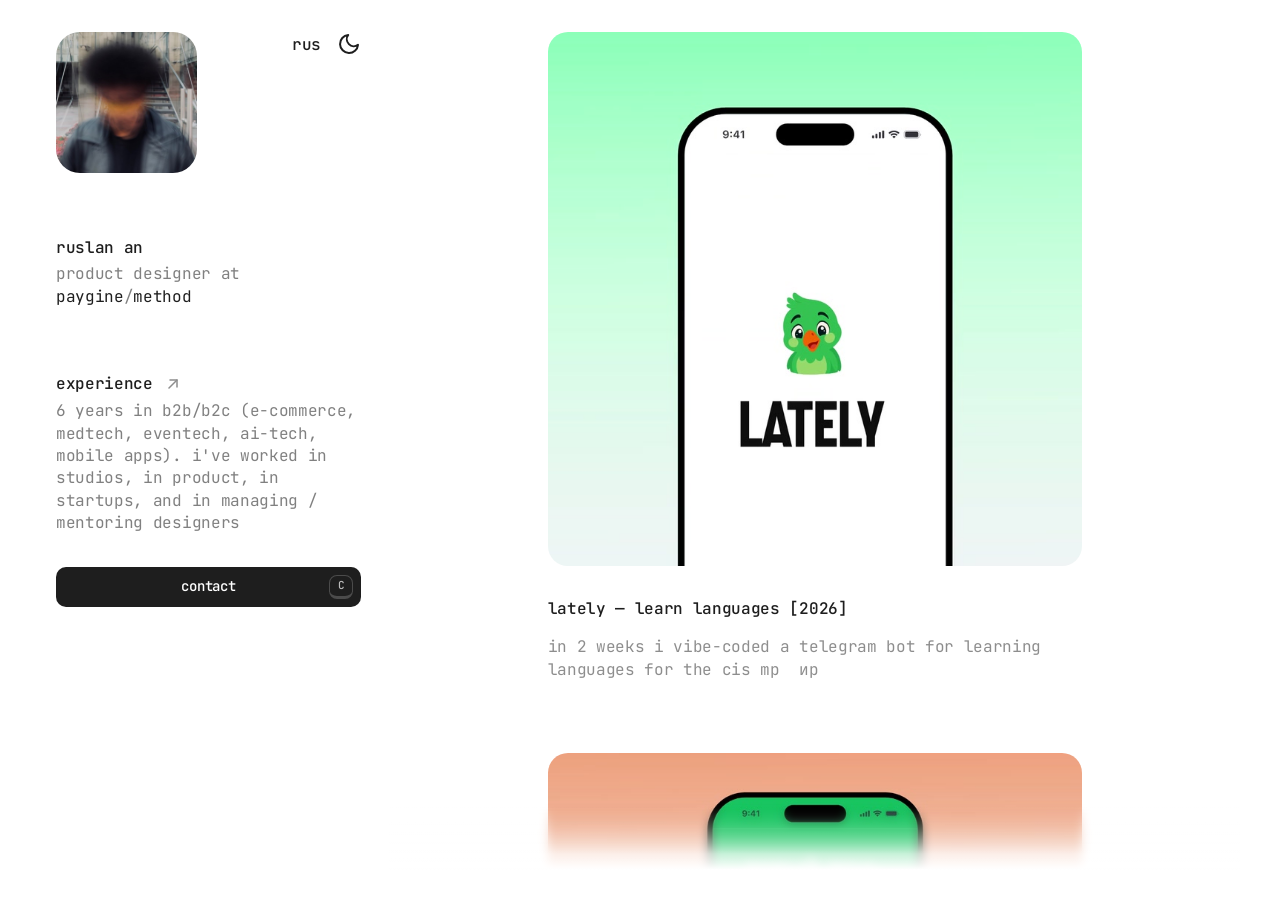
<file: index.html>
<!doctype html>
<html lang="ru">
<head>
  <meta charset="utf-8" />
  <meta name="viewport" content="width=device-width, initial-scale=1" />
  <title>ruslan an — product designer</title>
  <meta name="description" content="product designer at paygine/method. 6 years in B2B/B2C: ux research and data-driven interface design." />
  <meta property="og:type" content="website" />
  <meta property="og:site_name" content="ruslan an" />
  <meta property="og:title" content="ruslan an — product designer" />
  <meta property="og:description" content="product designer at paygine/method. 6 years in B2B/B2C: ux research and data-driven interface design." />
  <meta property="og:url" content="https://antwentythree.site/" />
  <meta property="og:image" content="https://antwentythree.site/assets/og/og-default.jpg" />
  <meta property="og:image:type" content="image/jpeg" />
  <meta property="og:image:width" content="1200" />
  <meta property="og:image:height" content="630" />
  <meta property="og:image:alt" content="ruslan an — product designer" />
  <meta name="twitter:card" content="summary_large_image" />
  <meta name="twitter:title" content="ruslan an — product designer" />
  <meta name="twitter:description" content="product designer at paygine/method. 6 years in B2B/B2C: ux research and data-driven interface design." />
  <meta name="twitter:image" content="https://antwentythree.site/assets/og/og-default.jpg" />
  <link rel="icon" href="assets/img/1DFH9G4M8G8WKBAH5VSBCNGBVE.jpg" />
  <script>try{var t=localStorage.getItem('theme');document.documentElement.setAttribute('data-theme',t==='dark'?'dark':'light');}catch(e){}</script>
  <!-- лоудер при входе временно отключён: чтобы вернуть, верните скрипт, который добавляет html.loading (код лоудера остался в js/app.js) -->
  <link rel="preconnect" href="https://fonts.googleapis.com" />
  <link rel="preconnect" href="https://fonts.gstatic.com" crossorigin />
  <link href="https://fonts.googleapis.com/css2?family=JetBrains+Mono:wght@400;500&display=swap" rel="stylesheet" />
  <link rel="stylesheet" href="css/styles.css?v=1795758015" />
</head>
<body>
  <a id="top"></a>
  <div class="site">
    <div class="main-grid">

      <!-- ============ SIDEBAR ============ -->
      <aside class="card sidebar">
        <div class="stack gap-16 full">
          <div class="full" style="display:flex;align-items:flex-start;justify-content:space-between;gap:16px">
            <img class="avatar avatar--light" src="assets/img/1DFH9G4M8G8WKBAH5VSBCNGBVE.jpg" alt="Руслан Ан" /><img class="avatar avatar--dark" src="assets/img/avatar-dark.jpg" alt="Руслан Ан" />
            <div class="controls">
              <button class="lang-btn" type="button" aria-label="Сменить язык">eng</button>
              <button class="theme-btn" type="button" aria-label="Сменить тему">
                <svg class="icon i-moon" viewBox="0 0 24 24" fill="none" aria-hidden="true"><path d="M21 12.79A9 9 0 1 1 11.21 3 7 7 0 0 0 21 12.79z" stroke="currentColor" stroke-width="2" stroke-linecap="round" stroke-linejoin="round"/></svg>
                <svg class="icon i-sun" viewBox="0 0 24 24" fill="none" aria-hidden="true"><circle cx="12" cy="12" r="4" stroke="currentColor" stroke-width="2"/><path d="M12 2v2M12 20v2M2 12h2M20 12h2M4.9 4.9l1.4 1.4M17.7 17.7l1.4 1.4M19.1 4.9l-1.4 1.4M6.3 17.7l-1.4 1.4" stroke="currentColor" stroke-width="2" stroke-linecap="round"/></svg>
              </button>
            </div>
          </div>

          <div class="stack gap-16 full">
            <div class="stack gap-1 full">
              <div class="label" data-en="ruslan an">руслан ан</div>
              <div class="role" data-en="<span class='muted-56'>product designer at</span> <a class='co-link' href='https://paygine.ru/' target='_blank' rel='noopener'>paygine</a><span class='muted-56'>/</span><a class='co-link' href='https://methodpay.ru/' target='_blank' rel='noopener'>method</a>"><span class="muted-56">продуктовый дизайнер в</span> <a class="co-link" href="https://paygine.ru/" target="_blank" rel="noopener">paygine</a><span class="muted-56">/</span><a class="co-link" href="https://methodpay.ru/" target="_blank" rel="noopener">method</a></div>
            </div>

            <div class="stack gap-1 full">
              <a class="inline-link" href="about.html">
                <span class="label" data-en="experience">опыт</span>
                <svg class="icon" viewBox="0 0 24 24" fill="none" xmlns="http://www.w3.org/2000/svg" aria-hidden="true">
                  <path d="M8 16 16 8" stroke="currentColor" stroke-width="1.5" stroke-linecap="round"/>
                  <path d="M9 8h7v7" stroke="currentColor" stroke-width="1.5" stroke-linecap="round" stroke-linejoin="round"/>
                </svg>
              </a>
              <div class="muted-56" data-en="6 years in B2B/B2C (e-commerce, medtech, eventech, AI-tech, mobile apps). i've worked in studios, in product, in startups, and in managing / mentoring designers">6 лет в B2B/B2C (e-commerce, medtech, eventech, AI-tech, мобильные приложения) имею опыт работы в студиях, продукте, стартапах и управлении/обучении дизайнеров</div>
            </div>
          </div>
        </div>

        <div class="sidebar-links">
          <button class="contact-btn" type="button" data-contact aria-haspopup="dialog" aria-expanded="false"><span data-en="contact">связаться</span><kbd class="contact-kbd" aria-hidden="true">c</kbd></button>
        </div>
      </aside>

      <!-- ============ FEED ============ -->
      <main class="card feed">
        <div class="feed-inner">

          <!-- 4. lately -->
          <a class="work" href="https://t.me/lately_test_bot" target="_blank" rel="noopener">
            <div class="work-thumb"><video src="assets/video/lately.mp4?v=1795272677" poster="assets/video/lately-poster.jpg?v=1795272677" autoplay muted loop playsinline preload="auto" aria-label="lately — анимация приложения"></video></div>
            <div class="work-meta">
              <div class="label" data-en="lately — learn languages [2026]">lately — учись языкам [2026]</div>
              <div class="muted" data-en="in 2 weeks i vibe-coded a telegram bot for learning languages for the CIS market">за 2 недели навайбкодил тг-бота по обучению языков для сегмента СНГ</div>
            </div>
          </a>

          <!-- 5. на грядке -->
          <a class="work" href="https://gryadkavkus.ru/" target="_blank" rel="noopener">
            <div class="work-thumb"><video src="assets/video/na-gryadke.mp4?v=1795272677" poster="assets/video/na-gryadke-poster.jpg?v=1795272677" autoplay muted loop playsinline preload="auto" aria-label="на грядке — анимация приложения"></video></div>
            <div class="work-meta">
              <div class="label" data-en="na gryadke — delivery of fresh vegetables and fruits [2026]">на грядке — доставка свежих овощей и фруктов [2026]</div>
              <div class="muted" data-en="in 2 months we shipped a food-delivery PWA to production">за 2 месяца запустили в продакшен PWA-приложение доставки еды</div>
            </div>
          </a>

          <!-- 1. glamour.pay -->
          <a class="work" href="projects/glamour-pay.html">
            <div class="work-thumb"><video src="assets/video/glamour-pay.mp4?v=1795272677" poster="assets/video/glamour-pay-poster.jpg?v=1795272677" autoplay muted loop playsinline preload="auto" aria-label="glamour.pay — анимация приложения"></video></div>
            <div class="work-meta">
              <div class="label" data-en="glamour.pay - crypto wallet [2025]">glamour.pay - криптокошелек [2025]</div>
              <div class="muted" data-en="a short story of how our team built an MVP crypto wallet in 2 months">кратко расскажу как мы с командой за 2 месяца сделали MVP криптокошелька</div>
            </div>
          </a>

          <!-- 2. study.ai -->
          <a class="work" href="projects/study-ai.html">
            <div class="work-thumb"><video src="assets/video/study-ai.mp4?v=1795686358" poster="assets/video/study-ai-poster.jpg?v=1795686358" autoplay muted loop playsinline preload="auto" aria-label="study.ai — анимация приложения"></video></div>
            <div class="work-meta">
              <div class="label" data-en="study.ai - ai tutor [2025]">study.ai - ии репетитор [2025]</div>
              <div class="muted" data-en="how our team designed an ai tutor for kids and adults in a few weeks">как мы командой за несколько недель спроектировали ии-репетитора для детей и взрослых</div>
            </div>
          </a>

          <!-- 3. абрикос -->
          <a class="work" href="projects/abricos.html">
            <div class="work-thumb"><video src="assets/video/abricos.mp4?v=1795272677" poster="assets/video/abricos-poster.jpg?v=1795272677" autoplay muted loop playsinline preload="auto" aria-label="абрикос — анимация маркетплейса"></video></div>
            <div class="work-meta">
              <div class="label" data-en="abricos - marketplace for the garden [2024]">абрикос - маркетплейс для сада [2024]</div>
              <div class="muted" data-en="how we launched the marketplace MVP in 2 months of work">расскажу как мы запустили MVP маркетплейса за 2 месяца работы</div>
            </div>
          </a>

          <!-- 6. концепты -->
          <a class="work" href="projects/concepts.html">
            <div class="work-thumb"><video src="assets/video/showreel-ui.mp4" poster="assets/img/7ZRT0RH0VA4MEDFQQSR0DP57DM.png" autoplay muted loop playsinline preload="auto" aria-label="Концепты и дизайн — UI-шоурил"></video></div>
            <div class="work-meta">
              <div class="label" data-en="concepts, mobile apps and just cool design">Концепты, мобилки и просто классный дизайн</div>
              <div class="muted" data-en="every now and then i enjoy drawing various mobile app screens, website redesigns, posters, etc">периодически люблю рисовать разные экраны мобильных приложений, редизайн сайтов, плакаты и тд</div>
            </div>
          </a>

        </div>
        <div class="scroll-fade" aria-hidden="true"></div>
      </main>

    </div>
  </div>
  <script src="js/app.js?v=1794871083" defer></script>
  <script src="js/contact.js?v=1794955329" defer></script>
  <script src="js/reveal.js?v=1794871083" defer></script>
</body>
</html>
</file>
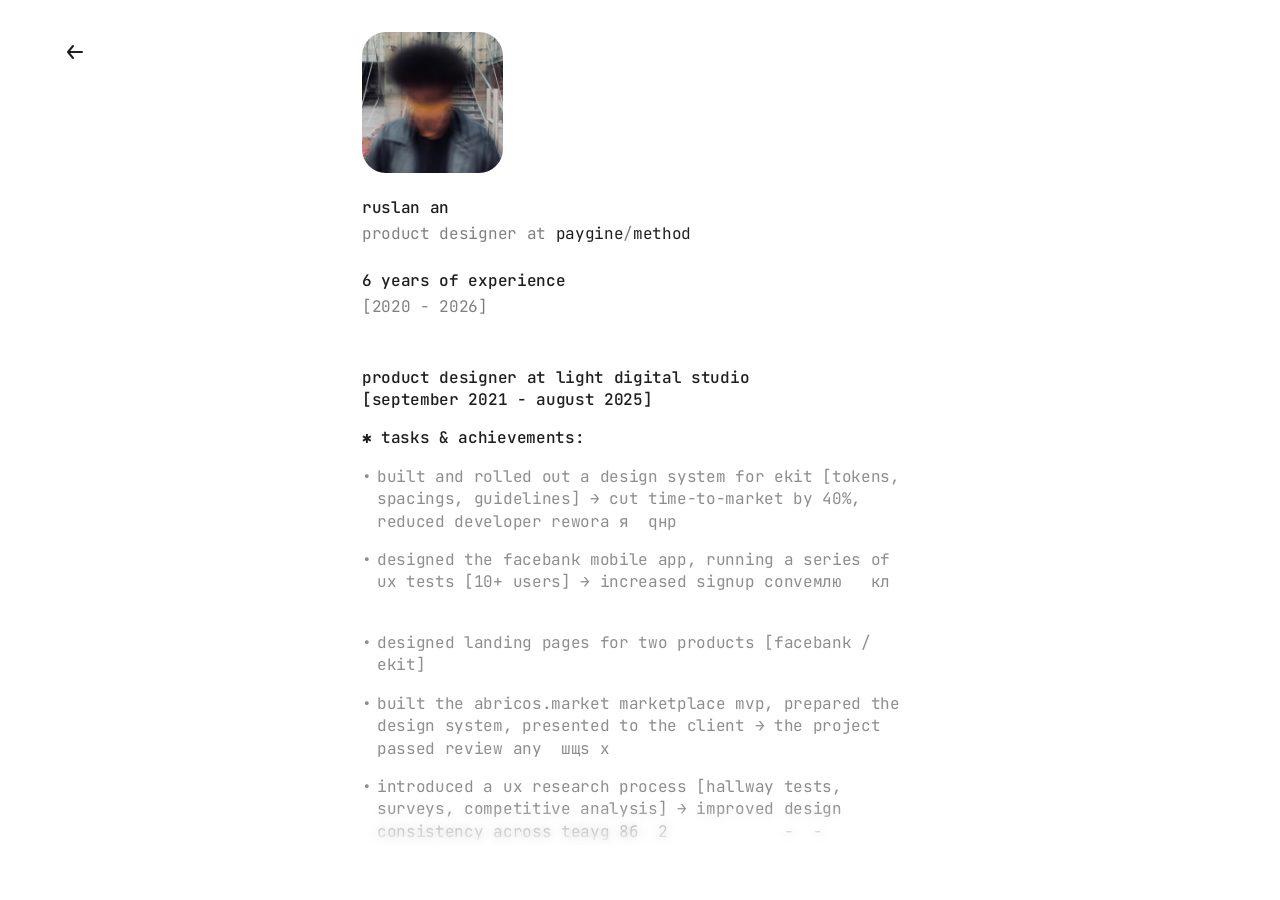
<file: about.html>
<!doctype html>
<html lang="ru">
<head>
  <meta charset="utf-8" />
  <meta name="viewport" content="width=device-width, initial-scale=1" />
  <title>about — ruslan an</title>
  <meta name="description" content="experience, methods and tools of product designer ruslan an." />
  <meta property="og:type" content="website" />
  <meta property="og:site_name" content="ruslan an" />
  <meta property="og:title" content="about — ruslan an" />
  <meta property="og:description" content="experience, methods and tools of product designer ruslan an." />
  <meta property="og:url" content="https://antwentythree.site/about.html" />
  <meta property="og:image" content="https://antwentythree.site/assets/og/og-default.jpg" />
  <meta property="og:image:type" content="image/jpeg" />
  <meta property="og:image:width" content="1200" />
  <meta property="og:image:height" content="630" />
  <meta property="og:image:alt" content="ruslan an — product designer" />
  <meta name="twitter:card" content="summary_large_image" />
  <meta name="twitter:title" content="about — ruslan an" />
  <meta name="twitter:description" content="experience, methods and tools of product designer ruslan an." />
  <meta name="twitter:image" content="https://antwentythree.site/assets/og/og-default.jpg" />
  <link rel="icon" href="assets/img/1DFH9G4M8G8WKBAH5VSBCNGBVE.jpg" />
  <script>try{var t=localStorage.getItem('theme');document.documentElement.setAttribute('data-theme',t==='dark'?'dark':'light');}catch(e){}</script>
  <!-- лоудер при входе временно отключён: чтобы вернуть, верните скрипт, который добавляет html.loading (код лоудера остался в js/app.js) -->
  <link rel="preconnect" href="https://fonts.googleapis.com" />
  <link rel="preconnect" href="https://fonts.gstatic.com" crossorigin />
  <link href="https://fonts.googleapis.com/css2?family=JetBrains+Mono:wght@400;500&display=swap" rel="stylesheet" />
  <link rel="stylesheet" href="css/styles.css?v=1795758015" />
</head>
<body>
  <div class="site">
    <article class="card doc">
      <div class="doc-bar">
        <a class="back" href="index.html" aria-label="Назад">
          <svg class="icon" viewBox="0 0 24 24" fill="none" xmlns="http://www.w3.org/2000/svg">
            <path d="M18 12H5" stroke="currentColor" stroke-width="2" stroke-linecap="round"/>
            <path d="M9 6l-5 6 5 6" stroke="currentColor" stroke-width="2" stroke-linecap="round" stroke-linejoin="round"/>
          </svg>
        </a>
      </div>

      <div class="doc-scroll">
        <div class="doc-col">

          <!-- intro -->
          <div class="stack gap-6 full">
            <img class="avatar avatar--light" src="assets/img/1DFH9G4M8G8WKBAH5VSBCNGBVE.jpg" alt="Руслан Ан" /><img class="avatar avatar--dark" src="assets/img/avatar-dark.jpg" alt="Руслан Ан" />
            <div class="stack gap-1 full">
              <div class="label" data-en="ruslan an">руслан ан</div>
              <div class="role" data-en="<span class='muted-56'>product designer at</span> <a class='co-link' href='https://paygine.ru/' target='_blank' rel='noopener'>paygine</a><span class='muted-56'>/</span><a class='co-link' href='https://methodpay.ru/' target='_blank' rel='noopener'>method</a>"><span class="muted-56">продуктовый дизайнер в</span> <a class="co-link" href="https://paygine.ru/" target="_blank" rel="noopener">paygine</a><span class="muted-56">/</span><a class="co-link" href="https://methodpay.ru/" target="_blank" rel="noopener">method</a></div>
            </div>
            <div class="stack gap-1 full">
              <div class="label" data-en="6 years of experience">Опыт 6 лет</div>
              <div class="muted-56">[2020 - 2026]</div>
            </div>
          </div>

          <!-- Light Digital -->
          <div class="stack gap-4 full">
            <div class="label pre" data-en="product designer at Light Digital studio<br>[september 2021 - august 2025]">Продуктовый дизайнер в студии Light Digital<br>[сентябрь 2021 - август 2025]</div>
            <div class="label" data-en="✱ tasks &amp; achievements:">✱ Задачи и достижения:</div>
            <div class="muted stack gap-4 full bullets">
              <div data-en="built and rolled out a design system for EKIT [tokens, spacings, guidelines] → cut time-to-market by 40%, reduced developer rework by 30%">Разработал и внедрил дизайн-систему для сервиса EKIT [токены, спейсинги, гайдлайны] → сократил time-to-market на 40%, уменьшил количество правок от разработчиков на 30%</div>
              <div data-en="designed the Facebank mobile app, running a series of UX tests [10+ users] → increased signup conversion by 22%">Спроектировал мобильное приложение Facebank, проведя серию UX-тестов [10+ пользователей] → увеличили конверсию регистрации на 22%</div>
              <div data-en="designed landing pages for two products [Facebank / EKIT]">Спроектировал дизайн лендингов для двух продуктов [Facebank / EKIT]</div>
              <div data-en="built the Abricos.market marketplace MVP, prepared the design system, presented to the client → the project passed review and went to pilot in 2.5 months">Разработал MVP маркетплейса Abricos.market, подготовил дизайн-систему, провёл презу заказчику → проект прошёл защиту и вышел в пилот за 2,5 месяца</div>
              <div data-en="introduced a UX research process [hallway tests, surveys, competitive analysis] → improved design consistency across teams and improved time-to-market by 40%">Внедрил процесс UX-исследований [коридорные тесты, опросы, конкурентный анализ] → повысил согласованность макетов между командами и повысил time-to-market на 40%</div>
              <div data-en="set up design reviews with developers → reduced UI bugs by 35%">Организовал дизайн-ревью с разработчиками → снизил количество UI-багов на 35%</div>
              <div data-en="ran kick-off sessions with clients to present solutions">Проводил кик-офф сессии с клиентами для презентации решений</div>
            </div>
          </div>

          <!-- Sixhands -->
          <div class="stack gap-4 full">
            <div class="label pre" data-en="product designer at Sixhands studio<br>[september 2020 - february 2021]">Продуктовый дизайнер в студии Sixhands<br>[сентябрь 2020 - февраль 2021]</div>
            <div class="label" data-en="✱ tasks &amp; achievements:">✱ Задачи и достижения:</div>
            <div class="muted stack gap-4 full bullets">
              <div data-en="designed the interface for the ITMO library → improved navigation, cut content search time by 25%">Спроектировал интерфейс для библиотеки ITMO → улучшил навигацию, сократил время поиска контента на 25%</div>
              <div data-en="built the Kinoscope MVP platform for renting photo and video gear → launched on time, attracted the first 1000 users">Разработал MVP-платформу Kinoscope для аренды фото и видеооборудования → проект запущен в срок, привлёк первых 1000 пользователей</div>
              <div data-en="created a UI kit in a week, speeding up building new screens by 30%">Создал UI-kit за неделю, что позволило ускорить сборку новых экранов на 30%</div>
              <div data-en="introduced design reviews and closer collaboration with development → improved design consistency across teams and improved time-to-market by 40%">Внедрил процесс дизайн-ревью и совместную работу с разработкой → повысил согласованность макетов между командами и повысил time-to-market на 40%</div>
              <div data-en="ran kick-off sessions with clients to present solutions">Проводил кик-офф сессии с клиентами для презентации решений</div>
              <div data-en="briefed clients">Брифовал клиентов</div>
            </div>
          </div>

          <!-- методы -->
          <div class="stack gap-4 full">
            <div class="label" data-en="i use in my work">использую в работе</div>
            <div class="chips">
              <span class="chip">job story</span>
              <span class="chip">user story</span>
              <span class="chip">userflow</span>
              <span class="chip" data-en="segmentation">сегментирование</span>
              <span class="chip" data-en="benchmarking">бенчмаркинг</span>
              <span class="chip" data-en="atomic design">атомарный дизайн</span>
              <span class="chip">value proposition canvas</span>
              <span class="chip" data-en="surveys">опросы</span>
              <span class="chip" data-en="in-depth interviews">глубинные интервью</span>
              <span class="chip">rice/ice</span>
            </div>
          </div>

          <!-- инструменты -->
          <div class="stack gap-4 full">
            <div class="label" data-en="tools">инструменты</div>
            <div class="chips">
              <span class="chip">figma</span>
              <span class="chip">figmajam</span>
              <span class="chip">pathway</span>
              <span class="chip">spline3d</span>
              <span class="chip">framer</span>
              <span class="chip">jira</span>
              <span class="chip">trello</span>
              <span class="chip">lottielab</span>
              <span class="chip">codex</span>
              <span class="chip">claude</span>
              <span class="chip">gemini</span>
            </div>
          </div>

          <!-- менторство -->
          <div class="stack gap-4 full">
            <div class="label" data-en="i have experience mentoring junior designers">имею опыт работы с молодыми дизайнерами</div>
            <img class="media" src="assets/img/08043FY16DWBXY1ECYTWY4B6JK.png" alt="Работа с молодыми дизайнерами" loading="lazy" />
            <div class="muted" data-en="Valeria — got a job as a Junior designer at Gazprom Neft">Валерия — устроилась Junior-дизайнером в Газпромнефть</div>
          </div>

          <!-- фотогалерея -->
          <div class="stack gap-4 full">
            <div class="label" data-en="photo gallery [2012-2021]">фотогалерея [2012-2021]</div>
            <div class="muted pre" data-en="a long time ago photography was my favorite hobby, and to immortalize that passion i put together a photo gallery as a reminder that i existed<br>⇾ <a href=&quot;https://an23gallery.framer.website/&quot; target=&quot;_blank&quot; rel=&quot;noopener&quot; style=&quot;text-decoration:underline&quot;>view the works</a>">Когда-то давно фотография была моим любимым занятием, ну и для того, чтобы увековечить свою страсть, я собрал фотогалерею на память о том, что я существовал<br>⇾ <a href="https://an23gallery.framer.website/" target="_blank" rel="noopener" style="text-decoration:underline">Посмотреть работы</a></div>
            <img class="media flat" src="assets/img/5QWVMSG8WJEMT5ZVHH015KN7EW.png" alt="Фотогалерея" loading="lazy" />
          </div>

          <!-- контакт -->
          <div class="stack gap-4 full">
            <div class="label pre" data-en="i'm open to interesting projects.<br>i reply quickly on telegram 👋">Я открыт для интересных проектов.<br>Отвечаю оперативно телеграмме 👋</div>
            <div data-en="thanks for your attention ❤️">Благодарю за внимание❤️</div>
            <button class="btn btn--dark full has-kbd" type="button" data-contact aria-haspopup="dialog" aria-expanded="false"><span data-en="contact">связаться</span><kbd class="contact-kbd" aria-hidden="true">c</kbd></button>
          </div>

        </div>
        <div class="scroll-fade" aria-hidden="true"></div>
      </div>
    </article>
  </div>
  <script src="js/app.js?v=1794871083" defer></script>
  <script src="js/contact.js?v=1794955329" defer></script>
  <script src="js/reveal.js?v=1794871083" defer></script>
  <script src="js/lightbox.js?v=1794871083" defer></script>
</body>
</html>
</file>
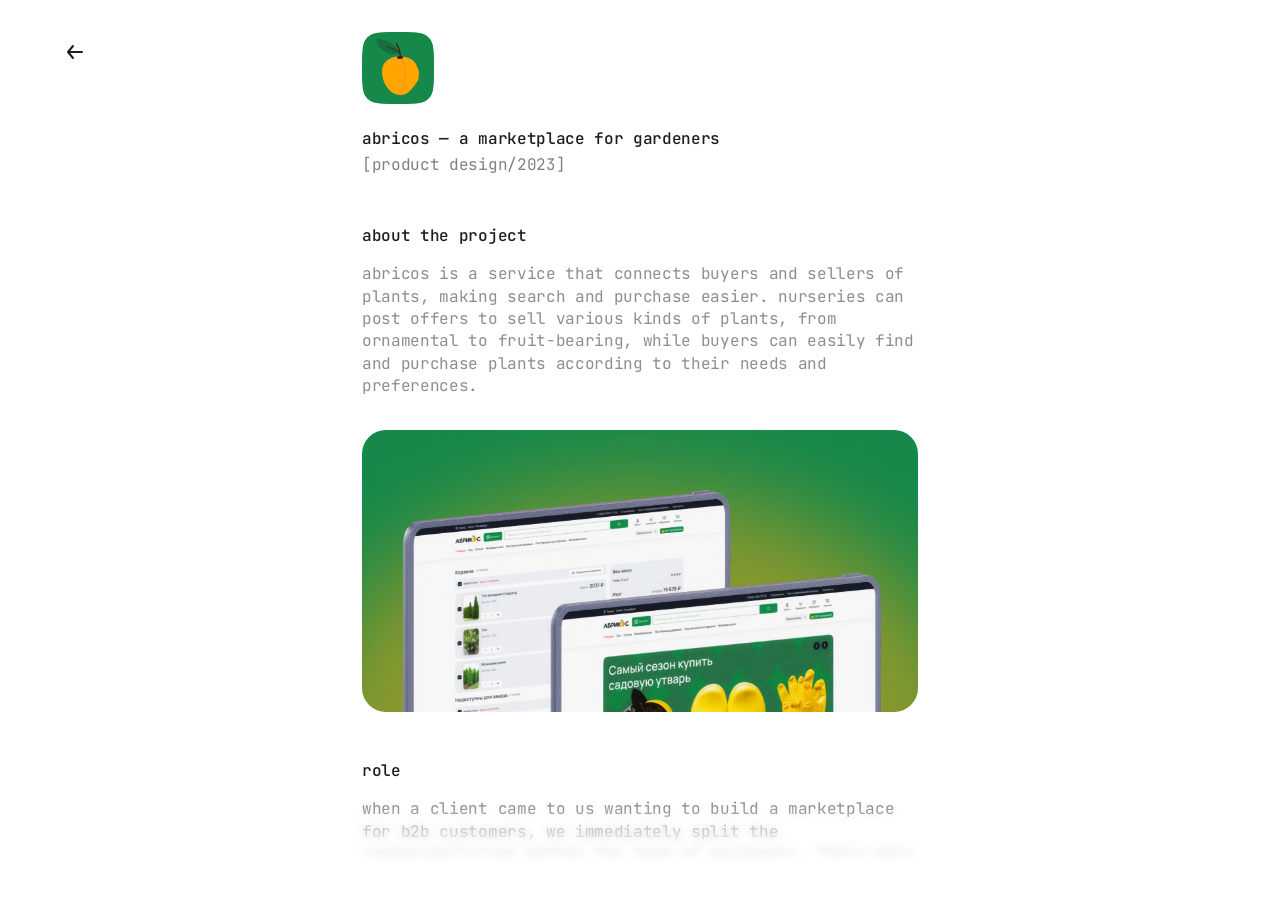
<file: projects/abricos.html>
<!doctype html>
<html lang="ru">
<head>
  <meta charset="utf-8" />
  <meta name="viewport" content="width=device-width, initial-scale=1" />
  <title>abricos — marketplace for gardeners · ruslan an</title>
  <meta name="description" content="case study: launching a B2B marketplace MVP for gardeners in 2 months." />
  <meta property="og:type" content="website" />
  <meta property="og:site_name" content="ruslan an" />
  <meta property="og:title" content="abricos — marketplace for gardeners · ruslan an" />
  <meta property="og:description" content="case study: launching a B2B marketplace MVP for gardeners in 2 months." />
  <meta property="og:url" content="https://antwentythree.site/projects/abricos.html" />
  <meta property="og:image" content="https://antwentythree.site/assets/og/og-default.jpg" />
  <meta property="og:image:type" content="image/jpeg" />
  <meta property="og:image:width" content="1200" />
  <meta property="og:image:height" content="630" />
  <meta property="og:image:alt" content="ruslan an — product designer" />
  <meta name="twitter:card" content="summary_large_image" />
  <meta name="twitter:title" content="abricos — marketplace for gardeners · ruslan an" />
  <meta name="twitter:description" content="case study: launching a B2B marketplace MVP for gardeners in 2 months." />
  <meta name="twitter:image" content="https://antwentythree.site/assets/og/og-default.jpg" />
  <link rel="icon" href="../assets/img/33J8PN9KRY56GCPEQNZKBJCWC8.png" />
  <script>try{var t=localStorage.getItem('theme');document.documentElement.setAttribute('data-theme',t==='dark'?'dark':'light');}catch(e){}</script>
  <!-- лоудер при входе временно отключён: чтобы вернуть, верните скрипт, который добавляет html.loading (код лоудера остался в js/app.js) -->
  <link rel="preconnect" href="https://fonts.googleapis.com" />
  <link rel="preconnect" href="https://fonts.gstatic.com" crossorigin />
  <link href="https://fonts.googleapis.com/css2?family=JetBrains+Mono:wght@400;500&display=swap" rel="stylesheet" />
  <link rel="stylesheet" href="../css/styles.css?v=1795758015" />
</head>
<body>
  <div class="site">
    <article class="card doc">
      <div class="doc-bar">
        <a class="back" href="../index.html" aria-label="Назад">
          <svg class="icon" viewBox="0 0 24 24" fill="none" xmlns="http://www.w3.org/2000/svg">
            <path d="M18 12H5" stroke="currentColor" stroke-width="2" stroke-linecap="round"/>
            <path d="M9 6l-5 6 5 6" stroke="currentColor" stroke-width="2" stroke-linecap="round" stroke-linejoin="round"/>
          </svg>
        </a>
      </div>

      <div class="doc-scroll">
        <div class="doc-col">

          <!-- hero -->
          <div class="stack gap-6 full">
            <img class="hero-icon" src="../assets/img/33J8PN9KRY56GCPEQNZKBJCWC8.png" alt="абрикос" />
            <div class="stack gap-1 full">
              <div class="label" data-en="abricos — a marketplace for gardeners">абрикос — маркетплейс для садоводов</div>
              <div class="muted-56" data-en="[product design/2023]">[продуктовый дизайн/2023]</div>
            </div>
          </div>

          <!-- о проекте -->
          <div class="stack gap-8 full">
            <div class="stack gap-4 full">
              <div class="label" data-en="about the project">о проекте</div>
              <div class="muted" data-en="abricos is a service that connects buyers and sellers of plants, making search and purchase easier. nurseries can post offers to sell various kinds of plants, from ornamental to fruit-bearing, while buyers can easily find and purchase plants according to their needs and preferences.">абрикос — сервис, который соединяет покупателей и продавцов растений, облегчая поиск и покупку. Питомники могут размещать свои предложения о продаже различных видов растений, от декоративных до плодовых, а покупатели могут легко находить и приобретать растения в соответствии с их потребностями и предпочтениями.</div>
            </div>
            <img class="media" src="../assets/img/7KS8EXRFXP9448QGNN2HVGXGC0.png" alt="абрикос — интерфейс" loading="lazy" />
          </div>

          <!-- роль -->
          <div class="stack gap-4 full">
            <div class="label" data-en="role">роль</div>
            <div class="muted" data-en="when a client came to us wanting to build a marketplace for b2b customers, we immediately split the responsibilities within the team of designers. there were 3 of us on the project; i was responsible for the visuals, research, client communication and running kick-offs.">Когда к нам пришёл клиент с желанием создать маркетплейс для b2b-клиентов, мы незамедлительно разделили наши обязанности в команде с другими дизайнерами. Всего нас было 3 человека на проекте; за визуал, исследования, общение с клиентами и проведение кик-оффов отвечал я.</div>
          </div>

          <!-- первоначальная задача -->
          <div class="stack gap-4 full">
            <div class="label" data-en="the initial task">первоначальная задача</div>
            <div class="muted" data-en="our task was to launch, in a short time, an MVP marketplace for gardeners where they could buy the goods they needed in bulk, build a CRM system for the seller / buyer dashboard, approve the login/authorization logic, arrive at the right visuals and much more">перед нами стояла задача за небольшой промежуток времени запустить MVP-маркетплейс для садоводов, где они могли бы купить оптом нужный для них товар, создать CRM-систему личного кабинета продавца / покупателя. Утвердить логику входа/авторизации, прийти к нужному визуалу и многое другое</div>
          </div>

          <!-- основные задачи -->
          <div class="stack gap-4 full">
            <div class="label" data-en="the main tasks">основные задачи</div>
            <div class="muted stack gap-4 full">
              <div data-en="benchmarking competitors, finding the best solutions">Бенчмаркинг конкурентов, поиск лучших решений</div>
              <div data-en="agreeing on the userflow and project architecture">Согласование юзерфлоу, архитектуры проекта</div>
              <div data-en="creating a moodboard, finding references, drawing wireframes">Составление мудборда, поиск референсов, отрисовка вайрфреймов</div>
              <div data-en="drawing wireframes of the main scenario, discussing and approving the logic with designers, product managers and stakeholders">Отрисовка вайрфреймов главного сценария, обсуждение и утверждение логики с дизайнерами, продуктами и стейкхолдерами</div>
              <div data-en="designing the main scenario, testing with users, describing the results">Отрисовка главного сценария, тестирование на пользователях, описание результатов</div>
              <div data-en="testing production with real users">Тестирование прода на реальных юзерах</div>
            </div>
          </div>

          <!-- Задача 1 -->
          <div class="stack gap-4 full">
            <div class="label" data-en="task 1">Задача 1</div>
            <div class="muted" data-en="as the first task i chose benchmarking third-party marketplaces, finding the best solutions and interesting features">Первой задачей я выделил для себя проведение бенчмарка сторонних маркетплейсов, поиск лучших решений и интересных фич</div>
            <img class="media" src="../assets/img/0JTF8E3XP76GTPMTV8757BY31D.png" alt="Бенчмарк маркетплейсов" loading="lazy" />
          </div>

          <!-- Итоги бенчмаркинга -->
          <div class="stack gap-4 full">
            <div class="label" data-en="benchmarking takeaways">Итоги бенчмаркинга</div>
            <div class="muted stack gap-4 full">
              <div data-en="a main banner on the homepage as a best practice">Главный баннер на главной как бест-практис</div>
              <div data-en="it's important to emphasize the «Catalog» button">Важно сделать акцент на кнопке «Каталог»</div>
              <div data-en="emphasize the «Become a seller» button">Сделать акцент на кнопке «Стать продавцом»</div>
              <div data-en="the grid layout should be non-linear so it doesn't get boring">Лейаут сетки должен быть нелинейным, чтобы не наскучить</div>
              <div data-en="large, bright banners as a best practice">Большие и яркие баннеры как бест-практис</div>
              <div data-en="highlight our key features on the homepage, after the banners">Выделение наших ключевых особенностей выносим на главную, после баннеров</div>
            </div>
          </div>

          <!-- Задача 2 -->
          <div class="stack gap-4 full">
            <div class="label" data-en="task 2">Задача 2</div>
            <div class="muted" data-en="the second, no less important stage i identified was agreeing on the userflow and MVP architecture with later scaling in mind">Вторым, но не менее важным этапом выделил — согласование юзерфлоу и архитектуры MVP с последующим масштабированием</div>
            <img class="media" src="../assets/img/6Z2T6ZS0RA448FEKQ5THDY5YA8.png" alt="Юзерфлоу и архитектура" loading="lazy" />
          </div>

          <!-- Задача 3 -->
          <div class="stack gap-4 full">
            <div class="label" data-en="task 3">Задача 3</div>
            <div class="muted" data-en="the third task was probably the easiest: in 5 days the team and i put together a moodboard, references and started bringing everything into a single concept">Третья задача наверное вышла самой простой: за 5 дней мы с командой собрали мудборд, референсы и начали всё собирать в один концепт</div>
            <div class="stack gap-2 full">
              <img class="media" src="../assets/img/28EM9DE131KTSN1FCTZZ6EKHHV.png" alt="Мудборд" loading="lazy" />
              <img class="media" src="../assets/img/1YMXT0BENK21GQCQZC7M92QA2S.png" alt="Концепт" loading="lazy" />
            </div>
          </div>

          <!-- Задача 4 -->
          <div class="stack gap-4 full">
            <div class="label" data-en="task 4">Задача 4</div>
            <div class="muted" data-en="at this stage we were drawing wireframes and agreeing on the logic of the main MVP scenario">На этом этапе мы занимались отрисовкой вайрфреймов и согласованием логики основного сценария для MVP</div>
            <img class="media" src="../assets/img/7DEJ9K4AFGFWZDBQ5VQ8RHG9R6.png" alt="Вайрфреймы" loading="lazy" />
          </div>

          <!-- визуальная концепция -->
          <div class="stack gap-4 full">
            <div class="label pre" data-en="working out the visual concept and showing the homepage to the client. after approval we split the work among designers to draw the remaining scenarios according to the agreed design. in parallel — creating the site's ui-kit.">Проработка визуальной концепции, показ главной страницы заказчику. После апрува распределили обязанности между дизайнерами по отрисовке остальных сценариев по согласованному дизайну. Параллельно создание ui-kit сайта.</div>
            <div class="stack gap-2 full">
              <img class="media" src="../assets/img/1PFYPFT8MV93CZW1RM8NNE6C01.png" alt="Визуальная концепция — 1" loading="lazy" />
              <img class="media" src="../assets/img/0ZNAPY0YX6D5Y0EMHND1HRWC94.png" alt="Визуальная концепция — 2" loading="lazy" />
              <img class="media" src="../assets/img/73E8CQHFTYJPA4QPP1R0KTD7CW.png" alt="Визуальная концепция — 3" loading="lazy" />
              <img class="media" src="../assets/img/61AHZSN1DRYFZ5J30QPBYV0JTP.png" alt="Визуальная концепция — 4" loading="lazy" />
              <img class="media" src="../assets/img/33BB6M95XY6647PMK57HQSC2D0.png" alt="UI-kit" loading="lazy" />
            </div>
          </div>

          <!-- Результат -->
          <div class="stack gap-4 full">
            <div class="label" data-en="the result">Результат работы</div>
            <div class="muted" data-en="over several months we managed to run a competitive analysis, tested hypotheses, drew 50+ screens for different scenarios, and i also managed to draw the design system. at the moment the project is in test mode. it's important to understand that the product is currently at a demo stage, so work on it is still ongoing">За несколько месяцев мы успели провести конкурентный анализ, проверили гипотезы, отрисовали 50+ макетов для разных сценариев, также успел отрисовать дизайн-систему. На данный момент проект находится в тестовом режиме. Важно понимать, что продукт сейчас находится на демо-стадии, поэтому работа по нему до сих пор ведётся</div>
          </div>


        </div>
        <div class="scroll-fade" aria-hidden="true"></div>
      </div>
    </article>
  </div>
  <script src="../js/app.js?v=1794871083" defer></script>
  <script src="../js/contact.js?v=1794955329" defer></script>
  <script src="../js/reveal.js?v=1794871083" defer></script>
  <script src="../js/lightbox.js?v=1794871083" defer></script>
</body>
</html>
</file>
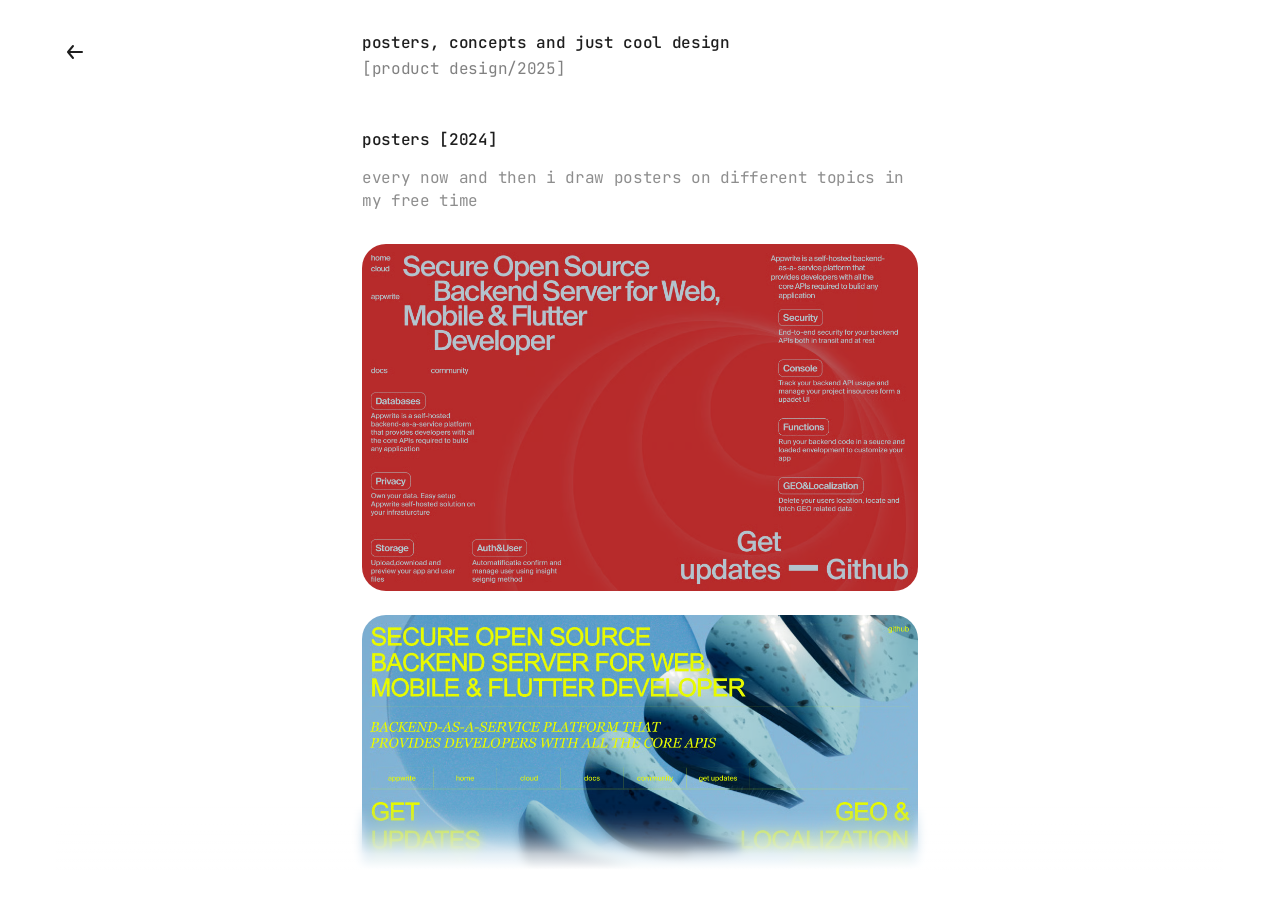
<file: projects/concepts.html>
<!doctype html>
<html lang="ru">
<head>
  <meta charset="utf-8" />
  <meta name="viewport" content="width=device-width, initial-scale=1" />
  <title>posters, concepts &amp; design · ruslan an</title>
  <meta name="description" content="posters, 3D scenes, mobile app concepts and brand identity." />
  <meta property="og:type" content="website" />
  <meta property="og:site_name" content="ruslan an" />
  <meta property="og:title" content="posters, concepts &amp; design · ruslan an" />
  <meta property="og:description" content="posters, 3D scenes, mobile app concepts and brand identity." />
  <meta property="og:url" content="https://antwentythree.site/projects/concepts.html" />
  <meta property="og:image" content="https://antwentythree.site/assets/og/og-default.jpg" />
  <meta property="og:image:type" content="image/jpeg" />
  <meta property="og:image:width" content="1200" />
  <meta property="og:image:height" content="630" />
  <meta property="og:image:alt" content="ruslan an — product designer" />
  <meta name="twitter:card" content="summary_large_image" />
  <meta name="twitter:title" content="posters, concepts &amp; design · ruslan an" />
  <meta name="twitter:description" content="posters, 3D scenes, mobile app concepts and brand identity." />
  <meta name="twitter:image" content="https://antwentythree.site/assets/og/og-default.jpg" />
  <link rel="icon" href="../assets/img/1DFH9G4M8G8WKBAH5VSBCNGBVE.jpg" />
  <script>try{var t=localStorage.getItem('theme');document.documentElement.setAttribute('data-theme',t==='dark'?'dark':'light');}catch(e){}</script>
  <!-- лоудер при входе временно отключён: чтобы вернуть, верните скрипт, который добавляет html.loading (код лоудера остался в js/app.js) -->
  <link rel="preconnect" href="https://fonts.googleapis.com" />
  <link rel="preconnect" href="https://fonts.gstatic.com" crossorigin />
  <link href="https://fonts.googleapis.com/css2?family=JetBrains+Mono:wght@400;500&display=swap" rel="stylesheet" />
  <link rel="stylesheet" href="../css/styles.css?v=1795758015" />
</head>
<body>
  <div class="site">
    <article class="card doc">
      <div class="doc-bar">
        <a class="back" href="../index.html" aria-label="Назад">
          <svg class="icon" viewBox="0 0 24 24" fill="none" xmlns="http://www.w3.org/2000/svg">
            <path d="M18 12H5" stroke="currentColor" stroke-width="2" stroke-linecap="round"/>
            <path d="M9 6l-5 6 5 6" stroke="currentColor" stroke-width="2" stroke-linecap="round" stroke-linejoin="round"/>
          </svg>
        </a>
      </div>

      <div class="doc-scroll">
        <div class="doc-col">

          <!-- hero -->
          <div class="stack gap-1 full">
            <div class="label lower" data-en="posters, concepts and just cool design">Плакаты, концепты и просто классный дизайн</div>
            <div class="muted-56 lower" data-en="[product design/2025]">[продуктовый дизайн/2025]</div>
          </div>

          <!-- Плакаты -->
          <div class="stack gap-8 full">
            <div class="stack gap-4 full">
              <div class="label lower" data-en="posters [2024]">Плакаты [2024]</div>
              <div class="muted lower" data-en="every now and then i draw posters on different topics in my free time">Периодически рисую в свободное время плакаты на разные тематики</div>
            </div>
            <div class="stack gap-6 full">
              <img class="media" src="../assets/img/5SD0KNCHDM6CSD303ZXVETSATA.png" alt="Плакат 1" loading="lazy" />
              <img class="media" src="../assets/img/5QWRTW8WS2J404YQMD3HNQMTBR.png" alt="Плакат 2" loading="lazy" />
            </div>
          </div>

          <!-- 3Дшки -->
          <div class="stack gap-8 full">
            <div class="stack gap-4 full">
              <div class="label lower" data-en="3D stuff [2022-2024]">3Дшки [2022-2024]</div>
              <div class="muted lower" data-en="also, in my free time, i like to make various 3D scenes in Spline">Также иногда в свободное время люблю рисовать разные 3D-сцены в Сплайне</div>
            </div>
            <div class="stack gap-6 full">
              <img class="media" src="../assets/img/569DJC3ENZH1TZXRTW74S5F06D.png" alt="3D-сцена 1" loading="lazy" />
              <img class="media" src="../assets/img/15GGSZM698AZQATV2V88GZ1FRP.png" alt="3D-сцена 2" loading="lazy" />
              <img class="media" src="../assets/img/3XY13P5P8WPDQ1AT0ZQ88S9AT6.png" alt="3D-сцена 3" loading="lazy" />
              <img class="media" src="../assets/img/1CQ6HCEM4XGVNM9CCTZZMBBFJ3.png" alt="3D-сцена 4" loading="lazy" />
            </div>
          </div>

          <!-- Концепты мобильных приложений -->
          <div class="stack gap-4 full">
            <div class="label lower" data-en="mobile app concepts">Концепты мобильных приложений</div>
            <div class="muted lower" data-en="there are days when inspiration just floods in and i want to draw mobile screens without thinking about logic, just to practice UI">Бывают дни, когда прям нахлынивает вдохновение и хочется рисовать экраны мобилок, не думая о логике, а для тренировки UI</div>
          </div>

          <!-- JoinMe -->
          <div class="stack gap-8 full">
            <div class="stack gap-4 full">
              <div class="label lower" data-en="JoinMe [2024]">JoinMe [2024]</div>
              <div class="muted lower" data-en="there are days when inspiration just floods in and i want to draw mobile screens without thinking about logic, just to practice UI">Бывают дни, когда прям нахлынивает вдохновение и хочется рисовать экраны мобилок, не думая о логике, а для тренировки UI</div>
            </div>
            <img class="media" src="../assets/img/07VSWW1YXJ7PJ3Y5NH739TNXAW.png" alt="JoinMe" loading="lazy" />
          </div>

          <!-- fotki -->
          <div class="stack gap-8 full">
            <div class="stack gap-4 full">
              <div class="label lower" data-en="fotki [2025]">fotki [2025]</div>
              <div class="muted lower" data-en="a service that lets you download photos to your phone during events. we added gamification, live chat and a bright design">Сервис, который позволяет во время мероприятий скачивать фотографии на свой телефон. Добавили геймификацию, живой чат и яркий дизайн</div>
            </div>
            <img class="media" src="../assets/img/5FM8EJGGXPP7E7FAM5T25SWY84.png" alt="fotki" loading="lazy" />
          </div>

          <!-- концепты приложений -->
          <div class="stack gap-8 full">
            <div class="stack gap-4 full">
              <div class="label lower" data-en="app concepts">концепты приложений</div>
              <div class="muted lower" data-en="a small collection of mobile app concepts with 3D scenes in Spline">Небольшая коллекция концептов мобильных приложений с 3D-сценами в Spline</div>
            </div>
            <div class="stack gap-6 full">
              <img class="media flat" src="../assets/img/04NPQ7ZT4HR8HHRH86YX0EJ6KV.png" alt="Концепт 1" loading="lazy" />
              <img class="media flat" src="../assets/img/0KS9PHRVZ6S5M1Q4PNGGBYWMEG.png" alt="Концепт 2" loading="lazy" />
              <img class="media flat" src="../assets/img/60ANQ36S6SRBBVGK96SDE93YHF.png" alt="Концепт 3" loading="lazy" />
              <img class="media" src="../assets/img/7RTPHBE971STHK0VATDWEBKHGV.png" alt="Концепт 4" loading="lazy" />
            </div>
          </div>

          <!-- Коммуникационный дизайн -->
          <div class="stack gap-8 full">
            <div class="stack gap-4 full">
              <div class="label lower" data-en="communication design">Коммуникационный дизайн</div>
              <div class="muted lower" data-en="sometimes freelance projects come in where i design brand identities for different people — here's an example of a brand identity for the fresh fruit and vegetable store «So Vkusom!»">Иногда приходят проекты на фрилансе, где я рисую фирменные стили для разных ребят — вот пример фирменного стиля для магазина свежих овощей и фруктов «Со Вкусом!»</div>
            </div>
            <img class="media" src="../assets/img/10BQ91Y1018V1KHXEAJYE7KQPV.png" alt="Фирменный стиль «Со Вкусом!»" loading="lazy" />
          </div>

          <!-- контакт -->
          <div class="stack gap-4 full">
            <div class="label pre" data-en="i'm open to interesting projects.<br>i reply quickly on telegram 👋">Я открыт для интересных проектов.<br>Отвечаю оперативно телеграмме 👋</div>
            <div data-en="thanks for your attention ❤️">Благодарю за внимание❤️</div>
            <button class="btn btn--dark full has-kbd" type="button" data-contact aria-haspopup="dialog" aria-expanded="false"><span data-en="contact">связаться</span><kbd class="contact-kbd" aria-hidden="true">c</kbd></button>
          </div>

        </div>
        <div class="scroll-fade" aria-hidden="true"></div>
      </div>
    </article>
  </div>
  <script src="../js/app.js?v=1794871083" defer></script>
  <script src="../js/contact.js?v=1794955329" defer></script>
  <script src="../js/reveal.js?v=1794871083" defer></script>
  <script src="../js/lightbox.js?v=1794871083" defer></script>
</body>
</html>
</file>
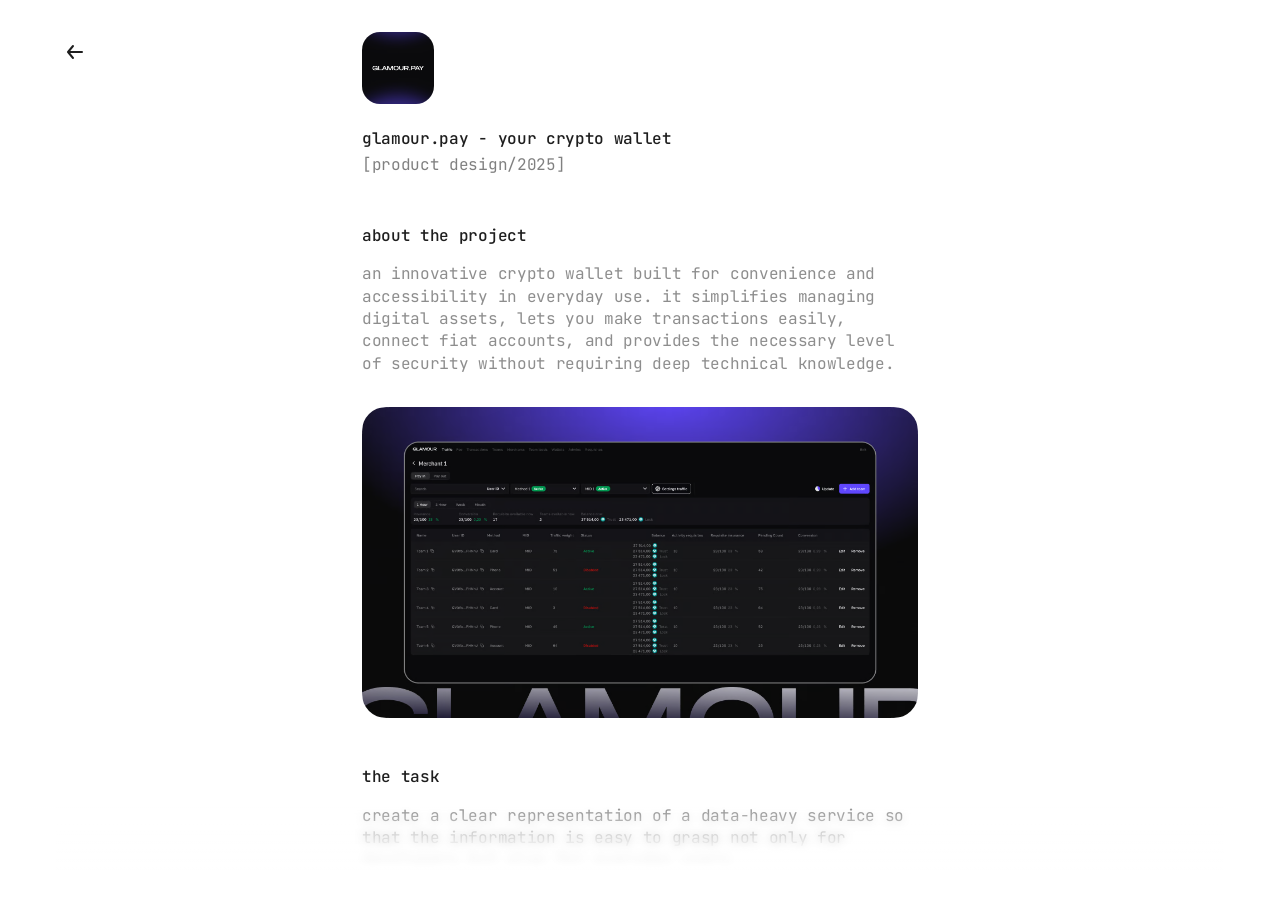
<file: projects/glamour-pay.html>
<!doctype html>
<html lang="ru">
<head>
  <meta charset="utf-8" />
  <meta name="viewport" content="width=device-width, initial-scale=1" />
  <title>glamour.pay — crypto wallet · ruslan an</title>
  <meta name="description" content="case study: how our team built an MVP crypto wallet in 2 months." />
  <meta property="og:type" content="website" />
  <meta property="og:site_name" content="ruslan an" />
  <meta property="og:title" content="glamour.pay — crypto wallet · ruslan an" />
  <meta property="og:description" content="case study: how our team built an MVP crypto wallet in 2 months." />
  <meta property="og:url" content="https://antwentythree.site/projects/glamour-pay.html" />
  <meta property="og:image" content="https://antwentythree.site/assets/og/og-default.jpg" />
  <meta property="og:image:type" content="image/jpeg" />
  <meta property="og:image:width" content="1200" />
  <meta property="og:image:height" content="630" />
  <meta property="og:image:alt" content="ruslan an — product designer" />
  <meta name="twitter:card" content="summary_large_image" />
  <meta name="twitter:title" content="glamour.pay — crypto wallet · ruslan an" />
  <meta name="twitter:description" content="case study: how our team built an MVP crypto wallet in 2 months." />
  <meta name="twitter:image" content="https://antwentythree.site/assets/og/og-default.jpg" />
  <link rel="icon" href="../assets/img/3XN25RWRCCNYH8BC2KES4Z9NXA.png" />
  <script>try{var t=localStorage.getItem('theme');document.documentElement.setAttribute('data-theme',t==='dark'?'dark':'light');}catch(e){}</script>
  <!-- лоудер при входе временно отключён: чтобы вернуть, верните скрипт, который добавляет html.loading (код лоудера остался в js/app.js) -->
  <link rel="preconnect" href="https://fonts.googleapis.com" />
  <link rel="preconnect" href="https://fonts.gstatic.com" crossorigin />
  <link href="https://fonts.googleapis.com/css2?family=JetBrains+Mono:wght@400;500&display=swap" rel="stylesheet" />
  <link rel="stylesheet" href="../css/styles.css?v=1795758015" />
</head>
<body>
  <div class="site">
    <article class="card doc">
      <div class="doc-bar">
        <a class="back" href="../index.html" aria-label="Назад">
          <svg class="icon" viewBox="0 0 24 24" fill="none" xmlns="http://www.w3.org/2000/svg">
            <path d="M18 12H5" stroke="currentColor" stroke-width="2" stroke-linecap="round"/>
            <path d="M9 6l-5 6 5 6" stroke="currentColor" stroke-width="2" stroke-linecap="round" stroke-linejoin="round"/>
          </svg>
        </a>
      </div>

      <div class="doc-scroll">
        <div class="doc-col">

          <!-- hero -->
          <div class="stack gap-6 full">
            <img class="hero-icon" src="../assets/img/3XN25RWRCCNYH8BC2KES4Z9NXA.png" alt="Glamour.Pay" />
            <div class="stack gap-1 full">
              <div class="label" data-en="Glamour.Pay - your crypto wallet">Glamour.Pay - твой криптокошелек</div>
              <div class="muted-56" data-en="[product design/2025]">[продуктовый дизайн/2025]</div>
            </div>
          </div>

          <!-- О проекте -->
          <div class="stack gap-8 full">
            <div class="stack gap-4 full">
              <div class="label" data-en="about the project">О проекте</div>
              <div class="muted" data-en="an innovative crypto wallet built for convenience and accessibility in everyday use. it simplifies managing digital assets, lets you make transactions easily, connect fiat accounts, and provides the necessary level of security without requiring deep technical knowledge.">инновационный криптокошелёк, созданный для удобства и доступности в повседневном использовании. Он упрощает управление цифровыми активами, позволяет легко совершать транзакции, подключать фиатные счета и обеспечивает необходимый уровень безопасности без необходимости глубоких технических знаний.</div>
            </div>
            <img class="media" src="../assets/img/2VWBEJR3V6M4RD6PMNGJKNXPB8.png" alt="Glamour.Pay — интерфейс" loading="lazy" />
          </div>

          <!-- Задача -->
          <div class="stack gap-4 full">
            <div class="label" data-en="the task">Задача</div>
            <div class="muted pre" data-en="create a clear representation of a data-heavy service so that the information is easy to grasp not only for developers but also for everyday users.<br><br>while most similar solutions are bulky, hard-to-read tables, the key difference of Glamour.Pay is its intuitive and convenient information architecture.">Сформировать наглядное представление сервиса с большим объёмом данных так, чтобы информация была легко воспринимаема не только разработчиками, но и рядовыми пользователями.<br><br>В то время как большинство аналогичных решений представляют собой громоздкие и трудные для понимания таблицы, ключевое отличие Glamour.Pay заключается в интуитивно понятной и удобной информационной архитектуре.</div>
          </div>

          <!-- Бизнес-цели -->
          <div class="stack gap-4 full">
            <div class="label" data-en="business goals / success criteria">Бизнес-цели / Критерии успеха</div>
            <div class="muted" data-en="i was brought onto the project at the moment when the previous designer “ghosted” and my client was urgently looking for a replacement. after the first call with the client, where he answered my questions in detail and told me about the product overall, i decided to lay out a list of problems to better understand the picture">Меня позвали на проект в тот момент, когда дизайнер “загасился” и мой клиент срочно пытался найти ему замену. После первого колла с заказчиком, на котором он подробно отвечал на мои вопросы и рассказывал о продукте в целом, я решил расписать список проблем для лучшего понимания картины</div>
            <img class="media" src="../assets/img/62KDJ4ADJZQ1CYM8YCHNF6E831.png" alt="Список проблем" loading="lazy" />
          </div>

          <!-- Этапы работы -->
          <div class="stack gap-4 full">
            <div class="label" data-en="stages of work">Этапы работы</div>
            <img class="media" src="../assets/img/017K7TNN9G8DZ2KS5QA8YKGJW6.png" alt="Этапы работы" loading="lazy" />
          </div>

          <!-- Этап 1 -->
          <div class="stack gap-6 full">
            <div class="stack gap-4 full">
              <div class="label" data-en="audit of the current designs [stage 1]">Аудит текущих макетов [этап 1]</div>
              <div class="muted" data-en="what it was [ flow hierarchy ]">Что было [ Иерархия флоу ]</div>
            </div>
            <div class="stack gap-4 full">
              <img class="media flat" src="../assets/img/7KVTWZ99SJ9MWDQ9M1VHQKN5A0.png" alt="Иерархия флоу — до" loading="lazy" />
              <div class="muted pre" data-en="what it was [ page names / statuses ]">Что было [ названия / статусы страниц ]</div>
            </div>
            <img class="media" src="../assets/img/1TMD62AKJ7P0WW4ATMXNV8ZP21.png" alt="Названия и статусы страниц" loading="lazy" />
            <img class="media flat" src="../assets/img/59D1BYCVACBC532C6ZNRTQ8RWJ.png" alt="Статусы страниц" loading="lazy" />
          </div>

          <!-- Этап 2 -->
          <div class="stack gap-6 full">
            <div class="stack gap-4 full">
              <div class="label" data-en="mapped the main flows as a diagram [stage 2]">Построил основные флоу в виде схемы [этап 2]</div>
              <div class="muted" data-en="after long discussions with product, we decided to approve this map">После долгих обсуждений с продуктом, решили согласовать вот такую карту</div>
            </div>
            <img class="media" src="../assets/img/7582SGDCBWNW18VJ6VHVCW9XSA.png" alt="Карта флоу" loading="lazy" />
          </div>

          <!-- Этап 3 -->
          <div class="stack gap-6 full">
            <div class="stack gap-4 full">
              <div class="label" data-en="set up the design system and tokens [stage 3]">Оформил дизайн-систему и токены [этап 3]</div>
              <div class="muted" data-en="at this stage i tidied up the components, added variables and gradually grew the number of components in the design system">На данном этапе привел в порядок компоненты, добавил переменные и постепенно увеличивал количество компонентов в дизайн-системе</div>
            </div>
            <img class="media" src="../assets/img/4NJJBZDJ8R1CD7TF7Z7SRW14R2.png" alt="Дизайн-система" loading="lazy" />
            <div class="stack gap-4 full">
              <div class="label" data-en="started with a redesign, added color accents">Начал с редизайна, добавил цветовые акценты</div>
              <div class="muted" data-en="before i joined the project, the product looked dull and without accent colors, in a black-and-white style. i quickly drew a logo, prepared a favicon and added a purple accent color">До того, как я пришел на проект, продукт выглядел блекло и без акцентных цветов, в стилистике чб. Я отрисовал быстро логотип, подготовил фавиконку и добавил акцентный цвет в виде фиолетового</div>
            </div>
            <img class="media" src="../assets/img/0E8WYATAKK52CJCFXMWPH2P03H.png" alt="Редизайн, цветовые акценты" loading="lazy" />
          </div>

          <!-- Этап 4 -->
          <div class="stack gap-6 full">
            <div class="stack gap-4 full">
              <div class="label" data-en="rebuilt the page structure and naming [stage 4]">Пересобрал структуру страниц и названия [этап 4]</div>
              <div class="muted" data-en="after analyzing the designs and talking with the dev team, i understood what they were missing and what needed tweaking — below i describe what i managed to implement">После анализа макетов и общения с командой разработчиков, понял чего им не хватает и что нужно подкрутить, ниже распишу что удалось внедрить</div>
            </div>
            <div class="stack gap-4 full">
              <div class="label" data-en="what it became [flow hierarchy]">Что стало [Иерархия флоу]</div>
              <img class="media" src="../assets/img/3S1G7G4FEG0C392127QBTJHPRY.png" alt="Иерархия флоу — после" loading="lazy" />
            </div>
            <div class="stack gap-4 full">
              <div class="label pre" data-en="what it became [flow names / statuses]">Что стало [названия / статусы флоу ]</div>
              <img class="media flat" src="../assets/img/0HV09K5S8WYWK5J07VF86Y9ZRE.png" alt="Названия и статусы флоу — после" loading="lazy" />
            </div>
          </div>

          <!-- Этап 5 -->
          <div class="stack gap-6 full">
            <div class="stack gap-4 full">
              <div class="label" data-en="prepared a short help guide / documentation for the devs [stage 5]">Подготовил краткий хелп-гайд/документацию по проекту для разрабов [этап 5]</div>
              <div class="muted" data-en="after analyzing the designs and talking with the dev team, i understood what they were missing and what needed tweaking — below i describe what i managed to implement">После анализа макетов и общения с командой разработчиков, понял чего им не хватает и что нужно подкрутить, ниже распишу что удалось внедрить</div>
            </div>
            <div class="stack gap-4 full">
              <div class="label" data-en="what it became [flow hierarchy]">Что стало [Иерархия флоу]</div>
              <img class="media" src="../assets/img/0YYFYDJCPQJ1YNCJXMA5N4ZA0N.png" alt="Документация — 1" loading="lazy" />
            </div>
            <img class="media" src="../assets/img/6TYXAAK9HK83JV4KVCW5F2QP6X.png" alt="Документация — 2" loading="lazy" />
            <img class="media" src="../assets/img/25ZK5P40B8TZQ3TN03Q8CT0BT6.png" alt="Документация — 3" loading="lazy" />
          </div>

          <!-- Этап 6 -->
          <div class="stack gap-6 full">
            <div class="stack gap-4 full">
              <div class="label" data-en="draw the remaining flows [stage 6]">Отрисовать остальные флоу [этап 6]</div>
              <div class="muted" data-en="then i dove deeper into the product and drew all the necessary flows — in 1 month i achieved +50 new screens">Далее углубился в продукт, отрисовал все необходимые флоу — за 1 месяц удалось добиться +50 новых экранов</div>
            </div>
            <img class="media flat" src="../assets/img/3MQN1DQJ51YVQKS9FA0C8AJ7QQ.png" alt="Экраны — 1" loading="lazy" />
            <img class="media flat" src="../assets/img/5W94B26J2N2AFY94FYSD89VYM7.png" alt="Экраны — 2" loading="lazy" />
            <div class="stack gap-4 full">
              <img class="media flat" src="../assets/img/4RT6V3FK2N39XS1T8EHZ24TCJK.png" alt="Экраны — 3" loading="lazy" />
              <img class="media flat" src="../assets/img/14J5DCZJ65HTSJREB2TZR8TXNV.png" alt="Экраны — 4" loading="lazy" />
              <img class="media flat" src="../assets/img/1CK7H1E65NHV9Y8MBT1YRCTSGB.png" alt="Экраны — 5" loading="lazy" />
              <img class="media flat" src="../assets/img/35RH3KDJAR9E5ETK5FVR8R04TJ.png" alt="Экраны — 6" loading="lazy" />
            </div>
          </div>

          <img class="media flat full" src="../assets/img/4HQHZW4KF8SEZ4KD1QZB2R0RTP.png" alt="Итоговые экраны" loading="lazy" />



          <!-- следующий проект -->
          <div class="next-project">
            <a href="study-ai.html"><span data-en="study.ai - ai tutor">study.ai - ии репетитор</span><svg class="icon" viewBox="0 0 24 24" fill="none" aria-hidden="true"><path d="M5 12h13" stroke="currentColor" stroke-width="1.5" stroke-linecap="round"/><path d="M14 6l5 6-5 6" stroke="currentColor" stroke-width="1.5" stroke-linecap="round" stroke-linejoin="round"/></svg></a>
          </div>
        </div>
        <div class="scroll-fade" aria-hidden="true"></div>
      </div>
    </article>
  </div>
  <script src="../js/app.js?v=1794871083" defer></script>
  <script src="../js/contact.js?v=1794955329" defer></script>
  <script src="../js/reveal.js?v=1794871083" defer></script>
  <script src="../js/lightbox.js?v=1794871083" defer></script>
</body>
</html>
</file>
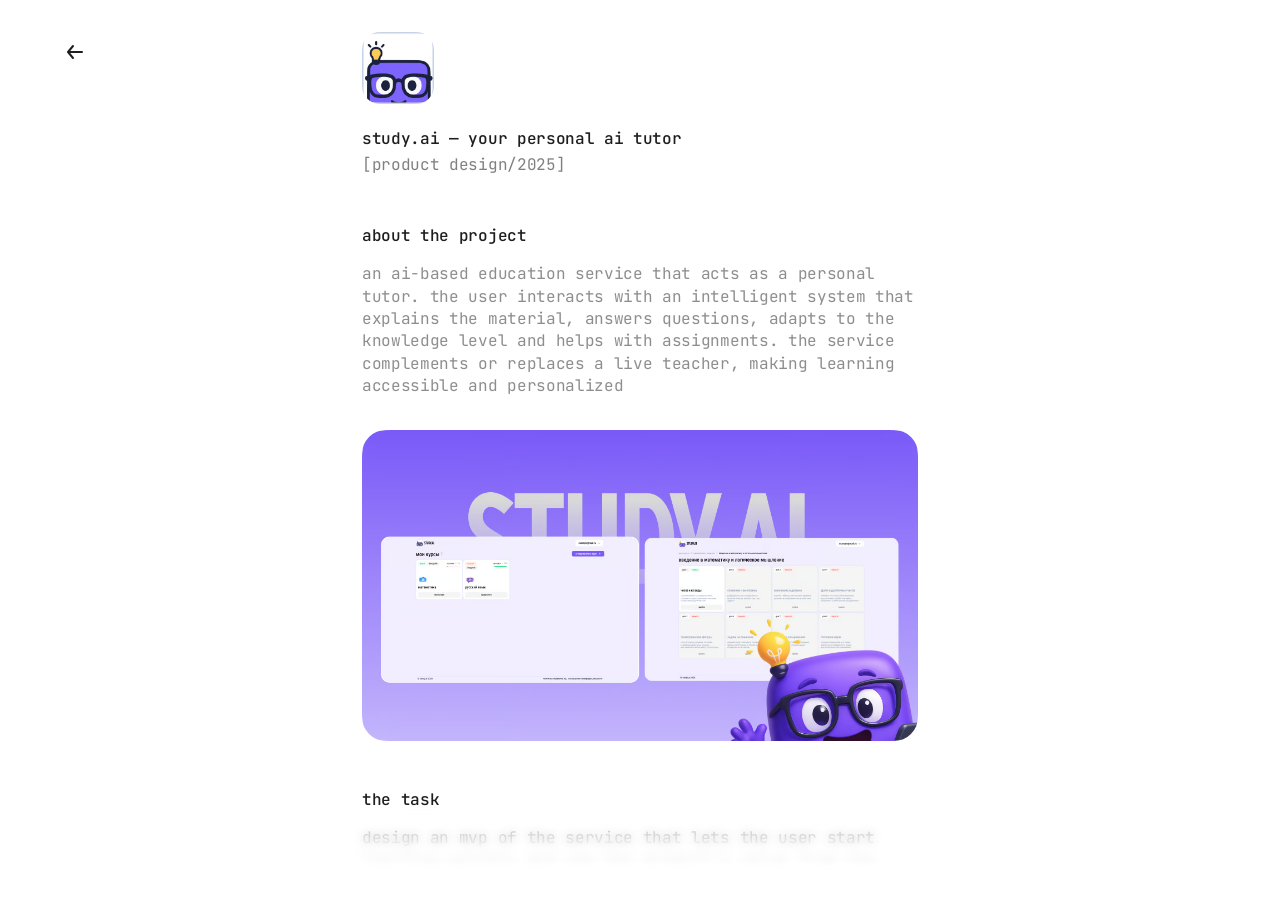
<file: projects/study-ai.html>
<!doctype html>
<html lang="ru">
<head>
  <meta charset="utf-8" />
  <meta name="viewport" content="width=device-width, initial-scale=1" />
  <title>study.ai — ai tutor · ruslan an</title>
  <meta name="description" content="case study: designing a personal AI tutor for kids and adults." />
  <meta property="og:type" content="website" />
  <meta property="og:site_name" content="ruslan an" />
  <meta property="og:title" content="study.ai — ai tutor · ruslan an" />
  <meta property="og:description" content="case study: designing a personal AI tutor for kids and adults." />
  <meta property="og:url" content="https://antwentythree.site/projects/study-ai.html" />
  <meta property="og:image" content="https://antwentythree.site/assets/og/og-default.jpg" />
  <meta property="og:image:type" content="image/jpeg" />
  <meta property="og:image:width" content="1200" />
  <meta property="og:image:height" content="630" />
  <meta property="og:image:alt" content="ruslan an — product designer" />
  <meta name="twitter:card" content="summary_large_image" />
  <meta name="twitter:title" content="study.ai — ai tutor · ruslan an" />
  <meta name="twitter:description" content="case study: designing a personal AI tutor for kids and adults." />
  <meta name="twitter:image" content="https://antwentythree.site/assets/og/og-default.jpg" />
  <link rel="icon" href="../assets/img/75H2XRD8EMMW9AT4739VMQSVYT.png" />
  <script>try{var t=localStorage.getItem('theme');document.documentElement.setAttribute('data-theme',t==='dark'?'dark':'light');}catch(e){}</script>
  <!-- лоудер при входе временно отключён: чтобы вернуть, верните скрипт, который добавляет html.loading (код лоудера остался в js/app.js) -->
  <link rel="preconnect" href="https://fonts.googleapis.com" />
  <link rel="preconnect" href="https://fonts.gstatic.com" crossorigin />
  <link href="https://fonts.googleapis.com/css2?family=JetBrains+Mono:wght@400;500&display=swap" rel="stylesheet" />
  <link rel="stylesheet" href="../css/styles.css?v=1795758015" />
</head>
<body>
  <div class="site">
    <article class="card doc">
      <div class="doc-bar">
        <a class="back" href="../index.html" aria-label="Назад">
          <svg class="icon" viewBox="0 0 24 24" fill="none" xmlns="http://www.w3.org/2000/svg">
            <path d="M18 12H5" stroke="currentColor" stroke-width="2" stroke-linecap="round"/>
            <path d="M9 6l-5 6 5 6" stroke="currentColor" stroke-width="2" stroke-linecap="round" stroke-linejoin="round"/>
          </svg>
        </a>
      </div>

      <div class="doc-scroll">
        <div class="doc-col">

          <!-- hero -->
          <div class="stack gap-6 full">
            <img class="hero-icon" src="../assets/img/75H2XRD8EMMW9AT4739VMQSVYT.png" alt="STUDY.AI" />
            <div class="stack gap-1 full">
              <div class="label" data-en="STUDY.AI — your personal AI tutor">STUDY.AI — твой персональный AI-репетитор</div>
              <div class="muted-56" data-en="[product design/2025]">[продуктовый дизайн/2025]</div>
            </div>
          </div>

          <!-- О проекте -->
          <div class="stack gap-8 full">
            <div class="stack gap-4 full">
              <div class="label" data-en="about the project">О проекте</div>
              <div class="muted" data-en="an AI-based education service that acts as a personal tutor. the user interacts with an intelligent system that explains the material, answers questions, adapts to the knowledge level and helps with assignments. the service complements or replaces a live teacher, making learning accessible and personalized">Это образовательный сервис на базе AI, который выступает в роли персонального репетитора. Пользователь взаимодействует с интеллектуальной системой, которая объясняет материал, отвечает на вопросы, адаптируется под уровень знаний и помогает с заданиями. Сервис дополняет или заменяет живого учителя, делая обучение доступным и персонализированным</div>
            </div>
            <img class="media" src="../assets/img/063XY4TWKBQ1MQWDTMRM5E6431.png" alt="STUDY.AI — интерфейс" loading="lazy" />
          </div>

          <!-- Задача -->
          <div class="stack gap-4 full">
            <div class="label" data-en="the task">Задача</div>
            <div class="muted" data-en="design an MVP of the service that lets the user start learning quickly and see the product's value from the first steps">Спроектировать MVP сервиса, который позволит пользователю быстро начать обучение и увидеть ценность продукта с первых шагов</div>
            <img class="media flat" src="../assets/img/3KHRWW8QWAPQ06P1QHQHBR4BFR.png" alt="Задача" loading="lazy" />
          </div>

          <!-- Бизнес-цели -->
          <div class="stack gap-4 full">
            <div class="label" data-en="business goals / success criteria">Бизнес-цели / Критерии успеха</div>
            <div class="muted" data-en="briefly laid out what goals the business pursued and by which criteria success was measured">Кратко расписал какие цели преследовал бизнес и по каким требованиям оценивали успех</div>
            <img class="media flat" src="../assets/img/246598EG3XHS1PSY9TXWM0AXPB.png" alt="Бизнес-цели" loading="lazy" />
          </div>

          <!-- Этап 1 -->
          <div class="stack gap-4 full">
            <div class="label" data-en="diving in and understanding the task [stage 1]">Погружение и понимание задачи [этап 1]</div>
            <div class="stack gap-2 full">
              <img class="media" src="../assets/img/5QVR4G14VAYMY8Y5G1Q35Y4BDM.png" alt="Погружение — 1" loading="lazy" />
              <img class="media" src="../assets/img/0F0RRN0RSTTNJ2E7P9N3XQ4KAW.png" alt="Погружение — 2" loading="lazy" />
              <img class="media" src="../assets/img/7DM37P5CAMTFV9AT2QN9CQR6TY.png" alt="Погружение — 3" loading="lazy" />
              <img class="media" src="../assets/img/333BGKH1REEMY5QWNST1FPDK8M.png" alt="Погружение — 4" loading="lazy" />
              <img class="media" src="../assets/img/06AD0AACJFZGGHXJWR3Q56ED3S.png" alt="Погружение — 5" loading="lazy" />
              <img class="media" src="../assets/img/7VE9WZ1NVEYN606PQ1Q2ZNCQDM.png" alt="Погружение — 6" loading="lazy" />
            </div>
          </div>

          <!-- Этап 2 -->
          <div class="stack gap-4 full">
            <div class="label" data-en="work plan [stage 2]">План работ [этап 2]</div>
            <div class="muted" data-en="after quickly scoring the task, i developed a work plan that included">После быстрого скоринга задачи, разработал план работ, который включал в себя</div>
            <div class="stack gap-2 full">
              <img class="media" src="../assets/img/0Z286JGWVPE6PDFTJ5R3NTWJB4.png" alt="План работ — 1" loading="lazy" />
              <img class="media" src="../assets/img/4P3D4DBYGZBGMZWGVGZMHAFS1H.png" alt="План работ — 2" loading="lazy" />
              <img class="media" src="../assets/img/54SM73ZY41PBHQRH96AW89J2NV.png" alt="План работ — 3" loading="lazy" />
            </div>
          </div>

          <!-- Этап 3 -->
          <div class="stack gap-6 full">
            <div class="stack gap-4 full">
              <div class="label" data-en="benchmarking the market leaders and gathering references [stage 3]">Бенч топов на рынке и подбор рефов [этап 3]</div>
              <div class="muted" data-en="then i sat down to benchmark the market leaders and started collecting references for the design">Далее засел за бенч топов рынка и начал собирать рефы для дизайна</div>
            </div>
            <div class="stack gap-4 full">
              <img class="media flat" src="../assets/img/20SP12F551CVNXH1BTVZ61KQK3.png" alt="Бенчмарк — 1" loading="lazy" />
              <div class="muted" data-en="put together a comparison table of AI tutors in Russia and wrote down quick conclusions">Собрал сравнительную таблицу AI-репетиторов в РФ и расписал быстрые выводы</div>
            </div>
            <div class="stack gap-4 full">
              <img class="media" src="../assets/img/219KHSCZ98QZH7K12VSVAR1NTT.png" alt="Бенчмарк — 2" loading="lazy" />
              <div class="muted" data-en="then i collected the strongest AI services for school students in Russia and wrote down quick conclusions">Далее собрал лютые AI-сервисы для школьников в РФ и расписал быстрые выводы</div>
            </div>
            <div class="stack gap-4 full">
              <img class="media" src="../assets/img/1DRJ9WM8B8GZF7BK2VTBMV1BV6.png" alt="Геймификация" loading="lazy" />
              <div class="muted" data-en="then i decided to gather information about mechanics and frameworks related to gamification">Потом решил собрать информацию про механики и фреймворки, связанные с геймификацией</div>
            </div>
            <div class="stack gap-4 full">
              <img class="media" src="../assets/img/5PMEWFVWQFGJ4PW6VGYQNEFF41.png" alt="Саммари фич" loading="lazy" />
              <div class="muted" data-en="and finally i put together a summary of features that could be added to the product — prioritized by RICE/ICE">Ну и под конец собрал саммари по фичам, которые можно внедрить в продукт — приоритизация по RICE/ICE</div>
            </div>
          </div>

          <!-- Этап 4 -->
          <div class="stack gap-6 full">
            <div class="stack gap-4 full">
              <div class="label" data-en="references + userflow [stage 4]">Референсы + юзерфлоу [этап 4]</div>
              <div class="muted" data-en="after doing the research, i went on to think about the MVP flow and looked for references in parallel">После того, как я провёл ресёрч, пошёл думать над флоу MVP и параллельно искал рефы</div>
            </div>
            <div class="stack gap-4 full">
              <img class="media" src="../assets/img/7ETC06TGG7MKGRCTTRRPDDYQ1S.png" alt="Референсы" loading="lazy" />
              <div class="muted" data-en="after quickly gathering references i understood how i wanted the interface to look (the screen shows only a small part of the references, though there were actually many more)">После быстрого сбора референсов я понял, как хочу чтобы выглядел интерфейс (на экране лишь небольшой кусок с референсами, хотя по сути их было намного больше)</div>
            </div>
            <div class="stack gap-4 full">
              <img class="media" src="../assets/img/6CQQF0F81H285M8X9PKYW4KTJ3.png" alt="Юзерфлоу" loading="lazy" />
              <div class="muted" data-en="then, after collecting references, we agreed on the MVP user flow with the team">Далее после сбора рефов согласовали с командой MVP ю-флоу</div>
            </div>
            <div class="stack gap-4 full">
              <img class="media" src="../assets/img/6758TKG0TP25A4ZCGXC05VXY8W.png" alt="Бадди-ассистент" loading="lazy" />
              <div class="muted" data-en="next i thought about the user's emotion and loyalty, so as a team we decided to have a buddy assistant that would be an integral part of the communication between the brand and the user">Следующим шагом я подумал об эмоциональности и лояльности пользователя, поэтому командой мы решили, что у нас будет бадди-ассистент, который будет неотъемлемой частью коммуникации бренда и пользователя</div>
            </div>
            <div class="stack gap-4 full">
              <img class="media" src="../assets/img/5PMEWFVWQFGJ4PW6VGYQNEFF41.png" alt="Саммари фич" loading="lazy" />
              <div class="muted" data-en="and finally i put together a summary of features that could be added to the product — prioritized by RICE/ICE">Ну и под конец собрал саммари по фичам, которые можно внедрить в продукт — приоритизация по RICE/ICE</div>
            </div>
          </div>

          <!-- Этап 5 -->
          <div class="stack gap-6 full">
            <div class="stack gap-4 full">
              <div class="label" data-en="building the project's design system [stage 5]">Сборка дизайн-системы проекта [этап 5]</div>
              <div class="muted" data-en="before starting, i decided to gather tokens for color, text, radii, spacings etc., and then, after the MVP flow was approved, i finished the components">Перед тем как начать, решил для себя собрать токены цвета, текста, радиусов, спейсингов и тд, а далее уже после согласования MVP-флоу решил добить компоненты</div>
            </div>
            <div class="stack gap-4 full">
              <img class="media" src="../assets/img/0YMZR5JJKK7HAWDKYR04SDP97X.png" alt="Токены и компоненты" loading="lazy" />
              <div class="muted" data-en="first i decided to list the tokens/components i would need to create for the MVP (the image shows only a small list; over time it grew — selects / pop-ups / headers etc. were added)">Первым делом я решил расписать список токенов/компонентов, которые мне необходимо будет создать для MVP (на картинке отображён только небольшой список, со временем он увеличился — добавились селекты / поп-апы / хедеры и тд)</div>
            </div>
            <div class="stack gap-4 full">
              <img class="media" src="../assets/img/2STHFYMKARYEF72K6QMA2N1JSP.png" alt="Переменные" loading="lazy" />
              <div class="muted" data-en="then i started collecting variables: text, primitives, semantic colors, xBase, spacings, radii, typography">Далее решил начать собирать переменные: текста, примитивов, семантических цветов, xBase, спейсы, радиусы, типографика</div>
            </div>
            <div class="stack gap-4 full">
              <img class="media" src="../assets/img/6TADC4JXPF4JAY5YS0J5FBE30X.png" alt="Компоненты" loading="lazy" />
              <div class="muted" data-en="then i started building components: buttons, inputs, icons, logo/favicon, drop-lists, selects, checkboxes, text fields etc.">Далее решил начать собирать компоненты: кнопки, инпуты, иконки, лого/фавиконку, дроп-листы, селект, чекбоксы, текстфилды и тд</div>
            </div>
          </div>

          <!-- Этап 6 -->
          <div class="stack gap-6 full">
            <div class="stack gap-4 full">
              <div class="label" data-en="designing the screens [stage 6]">Проектирование макетов [этап 6]</div>
              <div class="muted" data-en="everything's clear here — i started designing the screens, and i'll show the rest with images">Тут всё понятно — я начал проектировать макеты, далее всё отображу картинками</div>
            </div>
            <div class="stack gap-4 full">
              <img class="media" src="../assets/img/0CG799FY1X9T9R9E8AHYR1B1MB.png" alt="Экран входа" loading="lazy" />
              <div class="muted" data-en="designed the initial entry screen">Спроектировал начальный экран входа</div>
            </div>
            <div class="stack gap-4 full">
              <img class="media" src="../assets/img/5BC84NG7RPFP6F6TPHG0KVX1FM.png" alt="Генерация курса" loading="lazy" />
              <div class="muted" data-en="then the user enters the course topic, and the system generates a course for it based on data">Далее пользователь вводит тему курса, а система на основе данных уже генерирует для неё курс</div>
            </div>
            <div class="stack gap-4 full">
              <img class="media" src="../assets/img/0ETYT9B8HVH0WQD7VWBM546W31.png" alt="Уточнение уровня" loading="lazy" />
              <div class="muted" data-en="the next step is to clarify the user's level so we can prepare the course program more precisely">Следующим шагом мы должны уточнить, каким уровнем обладает пользователь, чтобы подготовить программу курса более точно</div>
            </div>
            <div class="stack gap-4 full">
              <img class="media" src="../assets/img/3A7F022FGFPKTW4MWR76BEEB6D.png" alt="Входной тест" loading="lazy" />
              <div class="muted" data-en="steps 3 and 4 are taking a short test so the system understands the user's abilities well and doesn't get the personal course level wrong">Шагом 3 и 4 является прохождение небольшого теста, чтобы система хорошо поняла способности пользователя и не ошиблась с уровнем генерации персонального курса</div>
            </div>
            <div class="stack gap-4 full">
              <img class="media" src="../assets/img/32CEPFA1HQT0WTMJRMKQQ9Y611.png" alt="Главный экран, модули, уроки" loading="lazy" />
              <div class="muted" data-en="and as the final step i drew the home screen, the modules screen, the lessons screen and the lesson itself">Ну и финальным этапом отрисовал главный экран, экран модулей, экран уроков и самого урока</div>
            </div>
          </div>

          <!-- Результаты -->
          <div class="stack gap-4 full">
            <div class="label" data-en="project results">Результаты проекта</div>
            <img class="media flat" src="../assets/img/0M3NF4EG7SBB9JS5EPZXWF2CMB.png" alt="Результаты проекта" loading="lazy" />
          </div>



          <!-- следующий проект -->
          <div class="next-project">
            <a href="abricos.html"><span data-en="abricos - marketplace for the garden">абрикос - маркетплейс для сада</span><svg class="icon" viewBox="0 0 24 24" fill="none" aria-hidden="true"><path d="M5 12h13" stroke="currentColor" stroke-width="1.5" stroke-linecap="round"/><path d="M14 6l5 6-5 6" stroke="currentColor" stroke-width="1.5" stroke-linecap="round" stroke-linejoin="round"/></svg></a>
          </div>
        </div>
        <div class="scroll-fade" aria-hidden="true"></div>
      </div>
    </article>
  </div>
  <script src="../js/app.js?v=1794871083" defer></script>
  <script src="../js/contact.js?v=1794955329" defer></script>
  <script src="../js/reveal.js?v=1794871083" defer></script>
  <script src="../js/lightbox.js?v=1794871083" defer></script>
</body>
</html>
</file>
<file: css/styles.css>
/* ============================================================
   Руслан Ан — портфолио
   Дизайн-система (из макетов Paper «Jolly lantern»)
   Шрифт: JetBrains Mono · акцент: моноширинная editorial-типографика
   ============================================================ */

:root {
  --bg: #ffffff;
  --bg-muted: #f8f8f8;
  --ink: #1e1e1e;
  --on-dark: #ffffff;
  --border: rgba(30, 30, 30, 0.08);

  --font: "JetBrains Mono", ui-monospace, "SFMono-Regular", Menlo, monospace;

  --fs: 16px;
  --lh: 1.4;
  --tracking: -0.02em;

  /* spacing scale (Tailwind *4px) */
  --s1: 4px;
  --s2: 8px;
  --s3: 10px;
  --s4: 16px;
  --s6: 24px;
  --s8: 32px;
  --s12: 48px;
  --s14: 58px;
  --s16: 64px;

  /* radii */
  --r-xs: 8px;
  --r-sm: 16px;
  --r-md: 24px;
  --r-lg: 32px;
  --r-xl: 48px;

  /* layout */
  --col: 556px;      /* контентная колонка (кейсы / обо мне) */
  --sidebar: 337px;  /* сайдбар на главной */
  --feed: 534px;     /* колонка ленты проектов (как на dmvdsgn.com) */
  --page-pad: 16px;
  --section-gap: 72px;
  --fade-h: 80px;
}

/* ---------- тёмная тема: инверсия цветов (серые кнопки/чипы не меняются) ---------- */
:root[data-theme="dark"] {
  --bg: #010101;
  --bg-muted: #010101;
  --ink: #f4f4f4;
  --border: rgba(255, 255, 255, 0.12);
}
:root[data-theme="dark"] .feed {
  scrollbar-color: rgba(255, 255, 255, 0.2) transparent;
}
:root[data-theme="dark"] .feed::-webkit-scrollbar-thumb { background: rgba(255, 255, 255, 0.2); }
:root[data-theme="dark"] .back:hover { background: rgba(255, 255, 255, 0.08); }

* { box-sizing: border-box; }

html { scroll-behavior: smooth; }

body {
  margin: 0;
  background: var(--bg);
  color: var(--ink);
  font-family: var(--font);
  font-size: var(--fs);
  line-height: var(--lh);
  letter-spacing: var(--tracking);
  font-weight: 400;
  -webkit-font-smoothing: antialiased;
  text-rendering: optimizeLegibility;
  overflow-wrap: anywhere;
  text-transform: lowercase; /* стилистика: весь текст строчными буквами */
}

body.theme-muted { background: var(--bg-muted); }

img { display: block; max-width: 100%; }
a { color: inherit; text-decoration: none; }

/* ---------- helpers ---------- */
.stack { display: flex; flex-direction: column; align-items: flex-start; }
.stack.center { align-items: center; }
.gap-1 { gap: var(--s1); }
.gap-2 { gap: var(--s2); }
.gap-4 { gap: var(--s4); }
.gap-6 { gap: var(--s6); }
.gap-8 { gap: var(--s8); }
.gap-12 { gap: var(--s12); }
.gap-14 { gap: var(--s14); }
.gap-16 { gap: var(--s16); }

.label { font-weight: 500; }
.muted { opacity: 0.5; }
.muted-56 { opacity: 0.56; }
/* ссылки на компании в подписи под именем: основной цвет текста, подчёркивание при наведении */
.co-link { color: inherit; text-decoration: underline; text-decoration-color: transparent; text-underline-offset: 3px; text-decoration-thickness: 1px; transition: text-decoration-color .2s; }
.co-link:hover, .co-link:focus-visible { text-decoration-color: currentColor; }
.pre { white-space: pre-wrap; }
.lower { text-transform: lowercase; }
.full { width: 100%; }

/* ---------- media ---------- */
.media { width: 100%; border-radius: var(--r-md); object-fit: cover; }
.media.flat { border-radius: 0; }
.media.sq { border-radius: var(--r-xl); }

/* ---------- buttons ---------- */
.btn {
  display: flex;
  align-items: center;
  justify-content: center;
  width: 100%;
  height: 56px;
  border-radius: var(--r-sm);
  font-weight: 500;
  letter-spacing: var(--tracking);
  border: 0;
  cursor: pointer;
  transition: transform 0.15s ease, opacity 0.15s ease, background 0.15s ease;
}
.btn:active { transform: scale(0.99); }
/* тёмная кнопка инвертируется вместе с темой */
.btn--dark { background: var(--ink); color: var(--bg); }
.btn--dark:hover { opacity: 0.88; }
/* серая кнопка — всегда серая, тёмный текст (в тёмной теме НЕ меняется) */
.btn--light { background: #f8f8f8; color: #1e1e1e; }
.btn--light:hover { background: #ededed; }

/* ---------- chips ---------- */
.chips { display: flex; flex-wrap: wrap; gap: var(--s2); align-content: flex-start; width: 100%; }
.chip {
  display: inline-flex;
  align-items: center;
  justify-content: center;
  padding: var(--s2);
  border-radius: var(--r-xs);
  background: #f8f8f8;        /* серый чип — всегда серый */
  color: #1e1e1e;
  text-transform: lowercase;
}

/* ---------- back arrow / inline link ---------- */
.icon { width: 24px; height: 24px; flex-shrink: 0; color: var(--ink); }
/* иконки следуют цвету текста (инверсия в тёмной теме) */
.icon [stroke] { stroke: currentColor; }
.icon [fill]:not([fill="none"]) { fill: currentColor; }
.back {
  display: inline-flex;
  align-items: center;
  justify-content: center;
  width: 40px;
  height: 40px;
  border-radius: 999px;
  transition: background 0.15s ease;
}
.back:hover { background: rgba(30, 30, 30, 0.06); }
.inline-link { display: inline-flex; align-items: center; gap: var(--s2); }
.inline-link .icon { opacity: 0.5; }
.inline-link:hover .icon { opacity: 0.85; }

/* ============================================================
   MAIN PAGE
   ============================================================ */
.site { max-width: 1232px; margin: 0 auto; padding: var(--page-pad); }

.main-grid { display: flex; align-items: flex-start; gap: 12px; }

.card {
  background: var(--bg);
  border: 1px solid var(--border);
  border-radius: var(--r-lg);
}
body.theme-muted .card { background: var(--bg-muted); }

/* sidebar */
.sidebar {
  width: var(--sidebar);
  flex-shrink: 0;
  padding: var(--s4);
  position: sticky;
  top: var(--page-pad);
  height: calc(100vh - var(--page-pad) * 2);
  display: flex;
  flex-direction: column;
  justify-content: flex-start;
  gap: var(--s8);
  overflow: clip;
}
/* сайдбар без рамки — как в референсе */
.card.sidebar { border: none; border-radius: 0; }
.avatar {
  width: 141px;
  height: 141px;
  border-radius: var(--r-md);
  object-fit: cover;
  object-position: center;
}
.sidebar-actions { display: flex; flex-direction: column; gap: var(--s4); width: 100%; }

/* feed */
.feed {
  flex: 1;
  min-width: 0;
  padding: var(--s4) 0 0 0;   /* 16px сверху, контент до краёв карточки */
  position: sticky;
  top: var(--page-pad);
  height: calc(100vh - var(--page-pad) * 2);
  overflow-y: auto;
  overflow-x: hidden;
  overscroll-behavior: contain;
  scrollbar-width: thin;
  scrollbar-color: rgba(30, 30, 30, 0.18) transparent;
}
.feed::-webkit-scrollbar { width: 8px; }
.feed::-webkit-scrollbar-thumb {
  background: rgba(30, 30, 30, 0.18);
  border-radius: 999px;
  border: 2px solid transparent;
  background-clip: padding-box;
}
.feed-inner {
  width: var(--feed);
  margin: 0 auto;
  display: flex;
  flex-direction: column;
  gap: var(--section-gap);
  padding: 0 0 var(--fade-h) 0;
}

/* нижний блюр-эффект объёма (остаётся у нижнего края при скролле) */
.scroll-fade {
  position: sticky;
  bottom: 0;
  height: var(--fade-h);
  margin-top: calc(var(--fade-h) * -1);
  pointer-events: none;
  z-index: 4;
  background: linear-gradient(to top, var(--bg) 18%, transparent);
  -webkit-backdrop-filter: blur(5px);
  backdrop-filter: blur(5px);
  -webkit-mask-image: linear-gradient(to top, #000 38%, transparent);
  mask-image: linear-gradient(to top, #000 38%, transparent);
  border-bottom-left-radius: var(--r-lg);
  border-bottom-right-radius: var(--r-lg);
}

/* правая панель с проектами — без рамки и скруглений */
.card.feed { border: none; border-radius: 0; }
.feed .scroll-fade { border-radius: 0; }

/* «обо мне» и кейсы — без обводки (обводка только у сайдбара на главной) */
.card.doc { border: none; border-radius: 0; }
.doc .scroll-fade { border-radius: 0; }

/* переключатели темы / языка */
.controls { display: flex; align-items: center; gap: var(--s4); flex-shrink: 0; }
.lang-btn, .theme-btn {
  background: none; border: 0; padding: 0; margin: 0;
  font-family: inherit; color: var(--ink); cursor: pointer;
  display: inline-flex; align-items: center;
  transition: opacity 0.15s ease;
}
.lang-btn { font-size: 16px; font-weight: 500; letter-spacing: var(--tracking); text-transform: lowercase; }
.theme-btn { width: 24px; height: 24px; justify-content: center; }
.lang-btn:hover, .theme-btn:hover { opacity: 0.55; }
.theme-btn .i-sun { display: none; }
:root[data-theme="dark"] .theme-btn .i-moon { display: none; }
:root[data-theme="dark"] .theme-btn .i-sun { display: inline-block; }
.work { display: flex; flex-direction: column; align-items: center; gap: var(--s8); text-decoration: none; }
.work-thumb {
  width: 534px;
  max-width: 100%;
  aspect-ratio: 1 / 1;
  border-radius: 20px;
  overflow: hidden;
  background: #f1f1f1;
  position: relative;
  display: flex;
  align-items: center;
  justify-content: center;
}
.work-thumb img,
.work-thumb video { width: 100%; height: 100%; object-fit: cover; transition: transform 0.4s ease; }
a.work:hover .work-thumb img,
a.work:hover .work-thumb video { transform: scale(1.03); }
.work-thumb.soon img { filter: blur(0.75px) brightness(0.8); }
.work-thumb .soon-badge {
  position: absolute;
  color: #fff;
  font-weight: 500;
  z-index: 2;
}
.work-meta { display: flex; flex-direction: column; align-items: flex-start; gap: var(--s4); width: 100%; }
.work.is-soon .work-meta { opacity: 0.5; }


/* ============================================================
   DOC PAGES (about / project)
   ============================================================ */
.doc {
  position: sticky;
  top: var(--page-pad);
  height: calc(100vh - var(--page-pad) * 2);
  overflow: hidden;
  padding: 0;
}
/* шапка: стрелка назад слева + переключатели справа, на одной линии (16px сверху) */
.doc-bar {
  position: absolute;
  top: var(--s4);
  left: var(--s4);
  right: var(--s4);
  display: flex;
  align-items: center;
  justify-content: space-between;
  z-index: 5;
  pointer-events: none;
}
.doc-bar > * { pointer-events: auto; }
.doc-scroll {
  height: 100%;
  overflow-y: auto;
  overflow-x: hidden;
  overscroll-behavior: contain;
  scrollbar-width: thin;
  scrollbar-color: rgba(30, 30, 30, 0.18) transparent;
  padding: var(--s4) var(--s4) 0 var(--s4);
}
.doc-scroll::-webkit-scrollbar { width: 8px; }
.doc-scroll::-webkit-scrollbar-thumb {
  background: rgba(30, 30, 30, 0.18);
  border-radius: 999px; border: 2px solid transparent; background-clip: padding-box;
}
:root[data-theme="dark"] .doc-scroll { scrollbar-color: rgba(255,255,255,0.2) transparent; }
:root[data-theme="dark"] .doc-scroll::-webkit-scrollbar-thumb { background: rgba(255,255,255,0.2); }
.doc-col {
  width: var(--col);
  max-width: 100%;
  margin: 0 auto;
  display: flex;
  flex-direction: column;
  align-items: flex-start;
  gap: var(--s12);
  padding-bottom: var(--fade-h);
}
.hero-icon {
  width: 72px;
  height: 72px;
  border-radius: 18px;
  object-fit: cover;
}
.next-thumb {
  width: 100%;
  aspect-ratio: 360 / 372;
  border-radius: var(--r-lg);
  object-fit: cover;
}

/* ============================================================
   RESPONSIVE
   ============================================================ */
@media (max-width: 900px) {
  :root { --page-pad: 16px; --section-gap: 72px; }

  .main-grid { flex-direction: column; gap: 16px; }
  .sidebar {
    width: 100%;
    position: static;
    height: auto;
    min-height: 0;
    gap: var(--s12);
  }
  /* на мобилке лента скроллится вместе со страницей */
  .feed {
    width: 100%;        /* на всю ширину, чтобы колонка проектов встала по центру */
    padding: 0;
    position: static;
    height: auto;
    overflow: visible;
  }
  .feed-inner { width: 100%; max-width: 420px; margin: 0 auto; padding: 0; }
  .work-thumb { width: 100%; }

  /* на мобилке карточки без рамок — ближе к мобильному макету */
  .card { border: none; border-radius: 0; background: transparent; }
  body.theme-muted .card { background: transparent; }
  .feed { border: none; }
  .scroll-fade { display: none; }

  /* doc-страницы на мобилке: обычная прокрутка, шапка прилипает сверху */
  .doc {
    position: static;
    height: auto;
    overflow: visible;
  }
  .doc-scroll {
    height: auto;
    overflow: visible;
    padding: 0;
  }
  .doc-bar {
    position: sticky;
    top: 0;
    left: auto; right: auto;
    padding: 8px 0;
    margin-bottom: 8px;
    background: var(--bg);
  }
  .doc-col { padding-bottom: 0; }
}

@media (max-width: 480px) {
  :root { --fs: 15px; }
}

/* скрытые скроллбары: скролл работает, полоса не видна */
html, body, .feed, .doc-scroll {
  scrollbar-width: none;
  -ms-overflow-style: none;
}
html::-webkit-scrollbar,
body::-webkit-scrollbar,
.feed::-webkit-scrollbar,
.doc-scroll::-webkit-scrollbar { display: none; width: 0; height: 0; }

/* аватар: светлая тема — обычное фото, тёмная — альтернативное */
.avatar--dark { display: none; }
:root[data-theme="dark"] .avatar--light { display: none; }
:root[data-theme="dark"] .avatar--dark { display: block; }

/* тёмная тема: CV — прозрачная кнопка с белой обводкой */
:root[data-theme="dark"] .sidebar .btn--light {
  background: transparent;
  color: var(--ink);
  border: 1px solid #f4f4f4;
}
:root[data-theme="dark"] .sidebar .btn--light:hover { background: rgba(255, 255, 255, 0.08); }

/* стрелка «наверх» — появляется, когда долистали до низа */
.to-top {
  position: fixed;
  right: calc(max(var(--page-pad), (100vw - 1232px) / 2 + var(--page-pad)) + 16px);
  bottom: calc(var(--page-pad) + 16px);
  z-index: 20;
  width: 40px;
  height: 40px;
  border-radius: 999px;
  border: 1px solid var(--border);
  background: var(--bg);
  color: var(--ink);
  display: inline-flex;
  align-items: center;
  justify-content: center;
  padding: 0;
  cursor: pointer;
  opacity: 0;
  transform: translateY(8px);
  pointer-events: none;
  transition: opacity 0.2s ease, transform 0.2s ease, background 0.15s ease;
}
.to-top.is-visible { opacity: 1; transform: none; pointer-events: auto; }
.to-top:hover { background: var(--bg-muted); }
:root[data-theme="dark"] .to-top:hover { background: #1a1a1a; }

/* ---------- кастомный курсор (только мышь/трекпад) ---------- */
@media (hover: hover) and (pointer: fine) {
  html, body, body *, body *::before, body *::after {
    cursor: url("../assets/cursor/cursor-light.svg?v=2") 5 4, default !important;
  }
  :root[data-theme="dark"],
  :root[data-theme="dark"] body,
  :root[data-theme="dark"] body *,
  :root[data-theme="dark"] body *::before,
  :root[data-theme="dark"] body *::after {
    cursor: url("../assets/cursor/cursor-dark.svg?v=2") 5 4, default !important;
  }
}

/* мягкая тень под курсором */
.cursor-shadow {
  position: fixed;
  inset: 0;
  z-index: 1001;
  overflow: hidden;
  pointer-events: none;
  opacity: 0;
  transition: opacity 0.25s ease;
}
.cursor-shadow::before {
  content: "";
  position: absolute;
  top: 0;
  left: 0;
  width: 180px;
  height: 150px;
  background: radial-gradient(ellipse 90px 75px at center,
    rgba(20, 25, 35, 0.09) 0%, rgba(20, 25, 35, 0.035) 35%, transparent 75%);
  transform: translate3d(var(--shadow-x, -180px), var(--shadow-y, -150px), 0);
}
/* тёмная тема: инверсия — едва заметное светлое свечение */
:root[data-theme="dark"] .cursor-shadow::before {
  background: radial-gradient(ellipse 90px 75px at center,
    rgba(255, 255, 255, 0.06) 0%, rgba(255, 255, 255, 0.022) 35%, transparent 75%);
}
@media (hover: hover) and (pointer: fine) {
  .cursor-shadow.is-visible { opacity: 1; }
}
@media (prefers-reduced-motion: reduce) {
  .cursor-shadow { display: none; }
}

/* «следующий проект» внизу кейса */
.next-project {
  width: 100%;
  border-top: 1px solid var(--border);
  padding-top: var(--s8);
  display: flex;
  justify-content: flex-end;
}
.next-project a {
  display: inline-flex;
  align-items: center;
  gap: var(--s2);
  opacity: 0.56;
  transition: opacity 0.15s ease;
}
.next-project a:hover { opacity: 1; }
.next-project .icon { transition: transform 0.2s ease; }
.next-project a:hover .icon { transform: translateX(3px); }

/* картинка ждёт анимации появления (см. js/reveal.js) */
.reveal-pending { opacity: 0; }
@media (prefers-reduced-motion: reduce) { .reveal-pending { opacity: 1; } }

/* ссылки внизу сайдбара (вместо кнопок CV / telegram) */
.sidebar-links { display: flex; flex-direction: column; align-items: flex-start; gap: var(--s2); }

/* ---------- лоудер: счётчик 0% → 100% ---------- */
/* пока не загрузился JS, экран закрывает псевдоэлемент с «0%» */
html.loading::before,
.preloader {
  position: fixed;
  inset: 0;
  z-index: 10000;
  display: flex;
  align-items: center;
  justify-content: center;
  background: var(--bg);
  color: var(--ink);
  font-family: var(--font);
  font-size: 16px;
  line-height: 1;
  font-variant-numeric: tabular-nums;
}
html.loading::before { content: "0%"; }
html.loading.loader-ready::before { content: none; }
html.loading body { overflow: hidden; }
.preloader { transition: opacity 1s cubic-bezier(.45, 0, .55, 1); }
.preloader.is-out { opacity: 0; pointer-events: none; }
.preloader__counter { transition: opacity 1s cubic-bezier(.45, 0, .55, 1); }
.preloader.is-out .preloader__counter { opacity: 0; }

/* ---------- списки с буллетами («задачи и достижения») ---------- */
.bullets > div {
  position: relative;
  padding-left: 1.5ch;
}
.bullets > div::before {
  content: "•";
  position: absolute;
  left: 0;
}

/* ---------- просмотр картинок (lightbox) ---------- */
.doc-col img.media { cursor: pointer; }
.lightbox-backdrop {
  position: fixed;
  inset: 0;
  z-index: 9000;
  background: color-mix(in oklch, var(--bg) 50%, transparent);
  -webkit-backdrop-filter: blur(16px);
  backdrop-filter: blur(16px);
}
.lightbox-img {
  position: fixed;
  z-index: 9001;
  object-fit: cover;
  margin: 0;
  max-width: none;
}
html.lightbox-open .to-top,
html.lightbox-open .cursor-shadow { opacity: 0; }

/* ============================================================
   Кнопка «связаться» и модалка «контакты» (как Contact на mishanaer.com)
   ============================================================ */
.contact-btn {
  position: relative;
  display: flex;
  align-items: center;
  justify-content: center;
  align-self: stretch;
  width: 100%;
  height: 40px;
  padding: 0 32px;
  border: 0;
  border-radius: 10px;
  background: var(--ink);
  color: var(--bg);
  font: inherit;
  font-size: 14px;
  font-weight: 500;
  letter-spacing: -0.01em;
  transition: transform 0.1s ease-out, opacity 0.1s ease-out;
}
.contact-btn:hover { opacity: 0.8; }
.contact-btn:active { transform: scale(0.99); }
.has-kbd { position: relative; }
/* подсказка клавиши «C» — только там, где есть клавиатура и мышь */
.contact-kbd {
  display: none;
  position: absolute;
  top: 50%;
  right: 8px;
  width: 24px;
  height: 24px;
  transform: translateY(-50%);
  align-items: center;
  justify-content: center;
  border: 1px solid color-mix(in srgb, var(--bg) 20%, transparent);
  border-bottom-width: 3px;
  border-radius: 8px;
  color: color-mix(in srgb, var(--bg) 70%, transparent);
  font: inherit;
  font-size: 11px;
  font-weight: 500;
  line-height: 1;
  text-transform: uppercase;
}
.btn .contact-kbd { right: 16px; }
@media (hover: hover) and (pointer: fine) {
  .contact-kbd { display: flex; }
}

.contact-overlay {
  position: fixed;
  inset: 0;
  z-index: 1000;
  display: flex;
  align-items: center;
  justify-content: center;
  padding: 32px;
  background: rgba(0, 0, 0, 0.5);
  -webkit-backdrop-filter: blur(4px);
  backdrop-filter: blur(4px);
  opacity: 0;
  transition: opacity 0.15s ease-out;
}
.contact-overlay[hidden] { display: none; }
.contact-overlay.is-open { opacity: 1; }
.contact-dialog {
  width: 100%;
  max-width: 300px;
  padding: 16px 12px 12px;
  border: 1px solid var(--border);
  border-radius: 20px;
  background: var(--bg);
  color: var(--ink);
  box-shadow: 0 10px 40px rgba(0, 0, 0, 0.18);
  outline: none;
  transform: scale(0.95);
  transition: transform 0.15s ease-out;
}
.contact-overlay.is-open .contact-dialog { transform: none; }
.contact-dialog__head { display: flex; align-items: center; justify-content: space-between; padding: 0 0 8px 8px; }
.contact-dialog__title { margin: 0; font-size: 14px; font-weight: 500; line-height: 24px; letter-spacing: -0.01em; }
.contact-close {
  display: flex;
  align-items: center;
  justify-content: center;
  width: 24px;
  height: 24px;
  padding: 0;
  border: 0;
  border-radius: 50%;
  background: color-mix(in srgb, var(--ink) 8%, transparent);
  color: var(--ink);
  transition: background 0.15s ease;
}
.contact-close:hover { background: color-mix(in srgb, var(--ink) 14%, transparent); }
.contact-close svg { width: 14px; height: 14px; }
.contact-list { display: flex; flex-direction: column; }
.contact-row {
  display: flex;
  align-items: center;
  width: 100%;
  padding: 9px 8px 7px;
  border: 0;
  border-radius: 8px;
  background: transparent;
  color: inherit;
  font: inherit;
  text-align: left;
  text-decoration: none;
  transition: background 0.15s ease;
}
.contact-row:hover, .contact-row:focus-visible { background: color-mix(in srgb, var(--ink) 5%, transparent); outline: none; }
.contact-row__text { display: flex; flex-direction: column; min-width: 0; }
.contact-row__label { font-size: 12px; line-height: 16px; opacity: 0.5; transition: opacity 0.15s ease; }
.contact-row.is-copied .contact-row__label { opacity: 0.8; }
.contact-row__value { font-size: 14px; line-height: 20px; overflow-wrap: anywhere; }
.contact-live { position: absolute; width: 1px; height: 1px; overflow: hidden; clip: rect(0 0 0 0); }
@media (prefers-reduced-motion: reduce) {
  .contact-overlay, .contact-dialog, .contact-btn { transition-duration: 0.01ms; }
}
</file>
